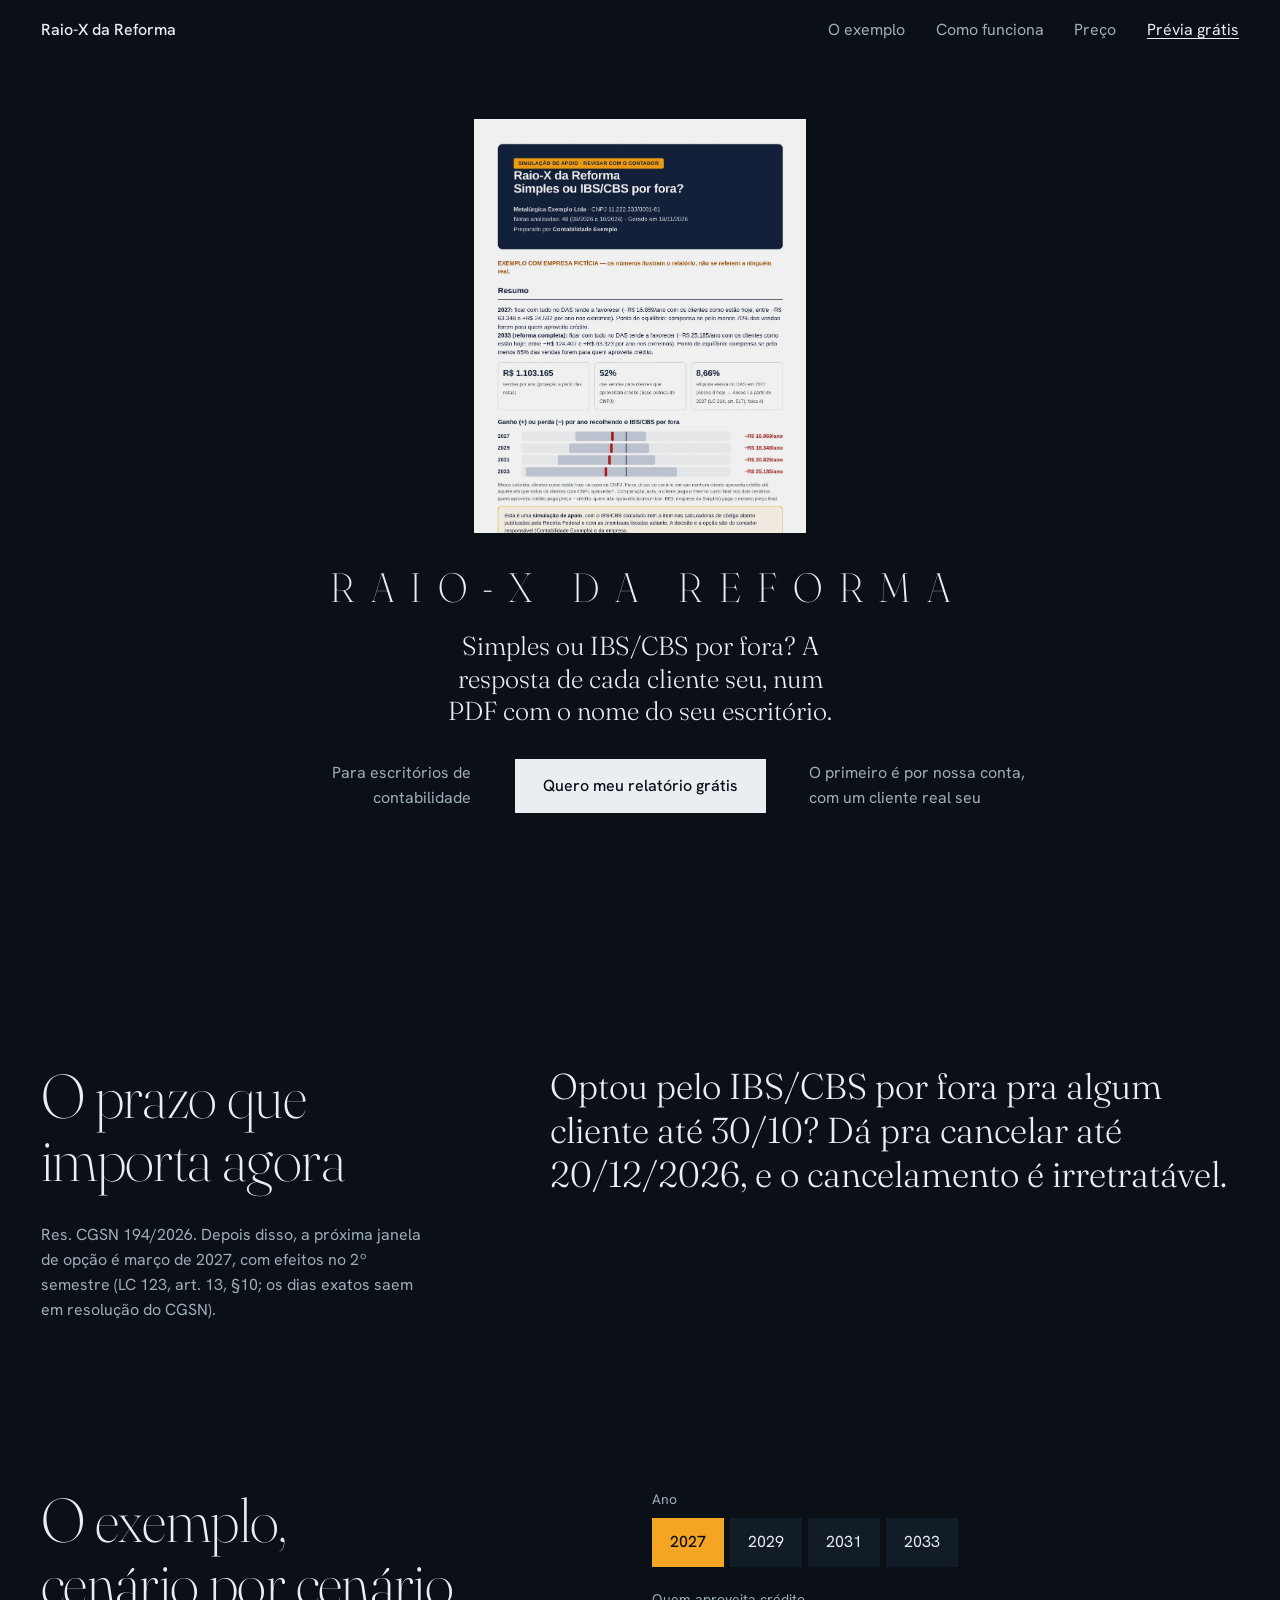
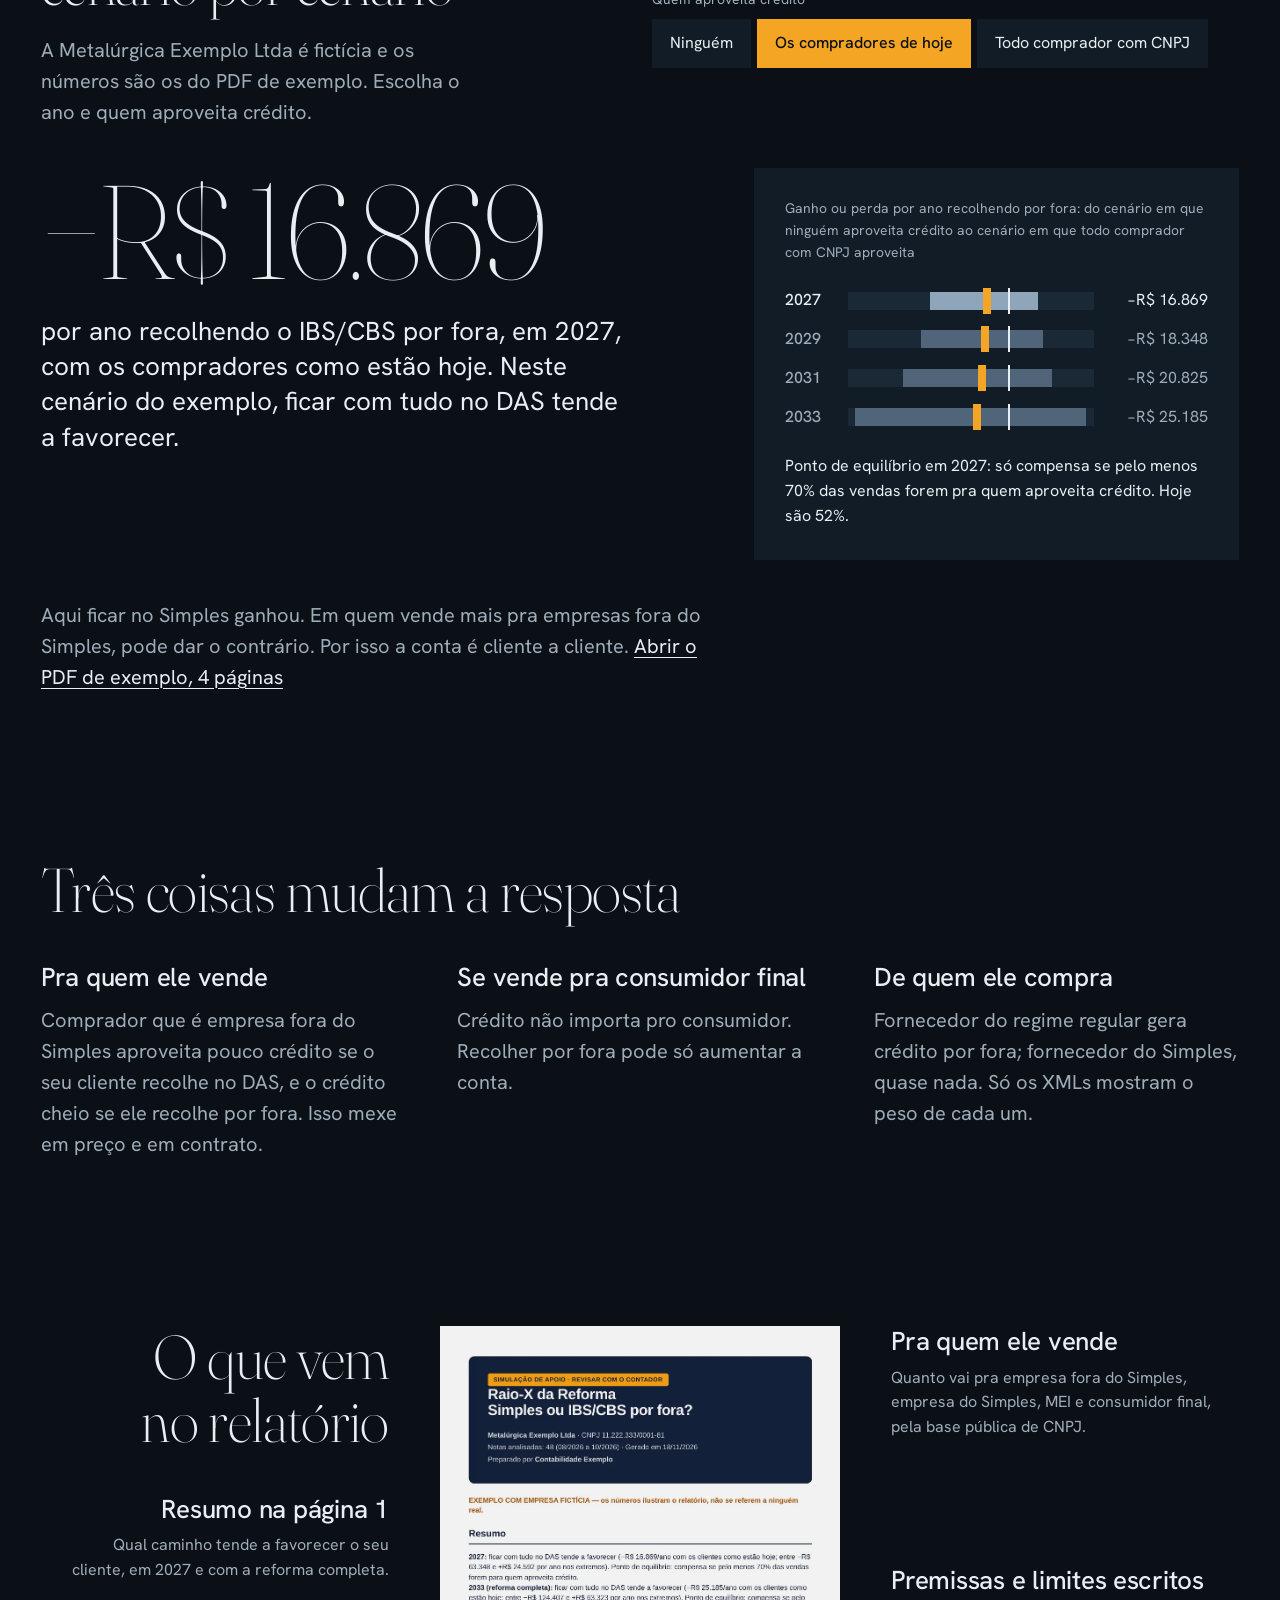
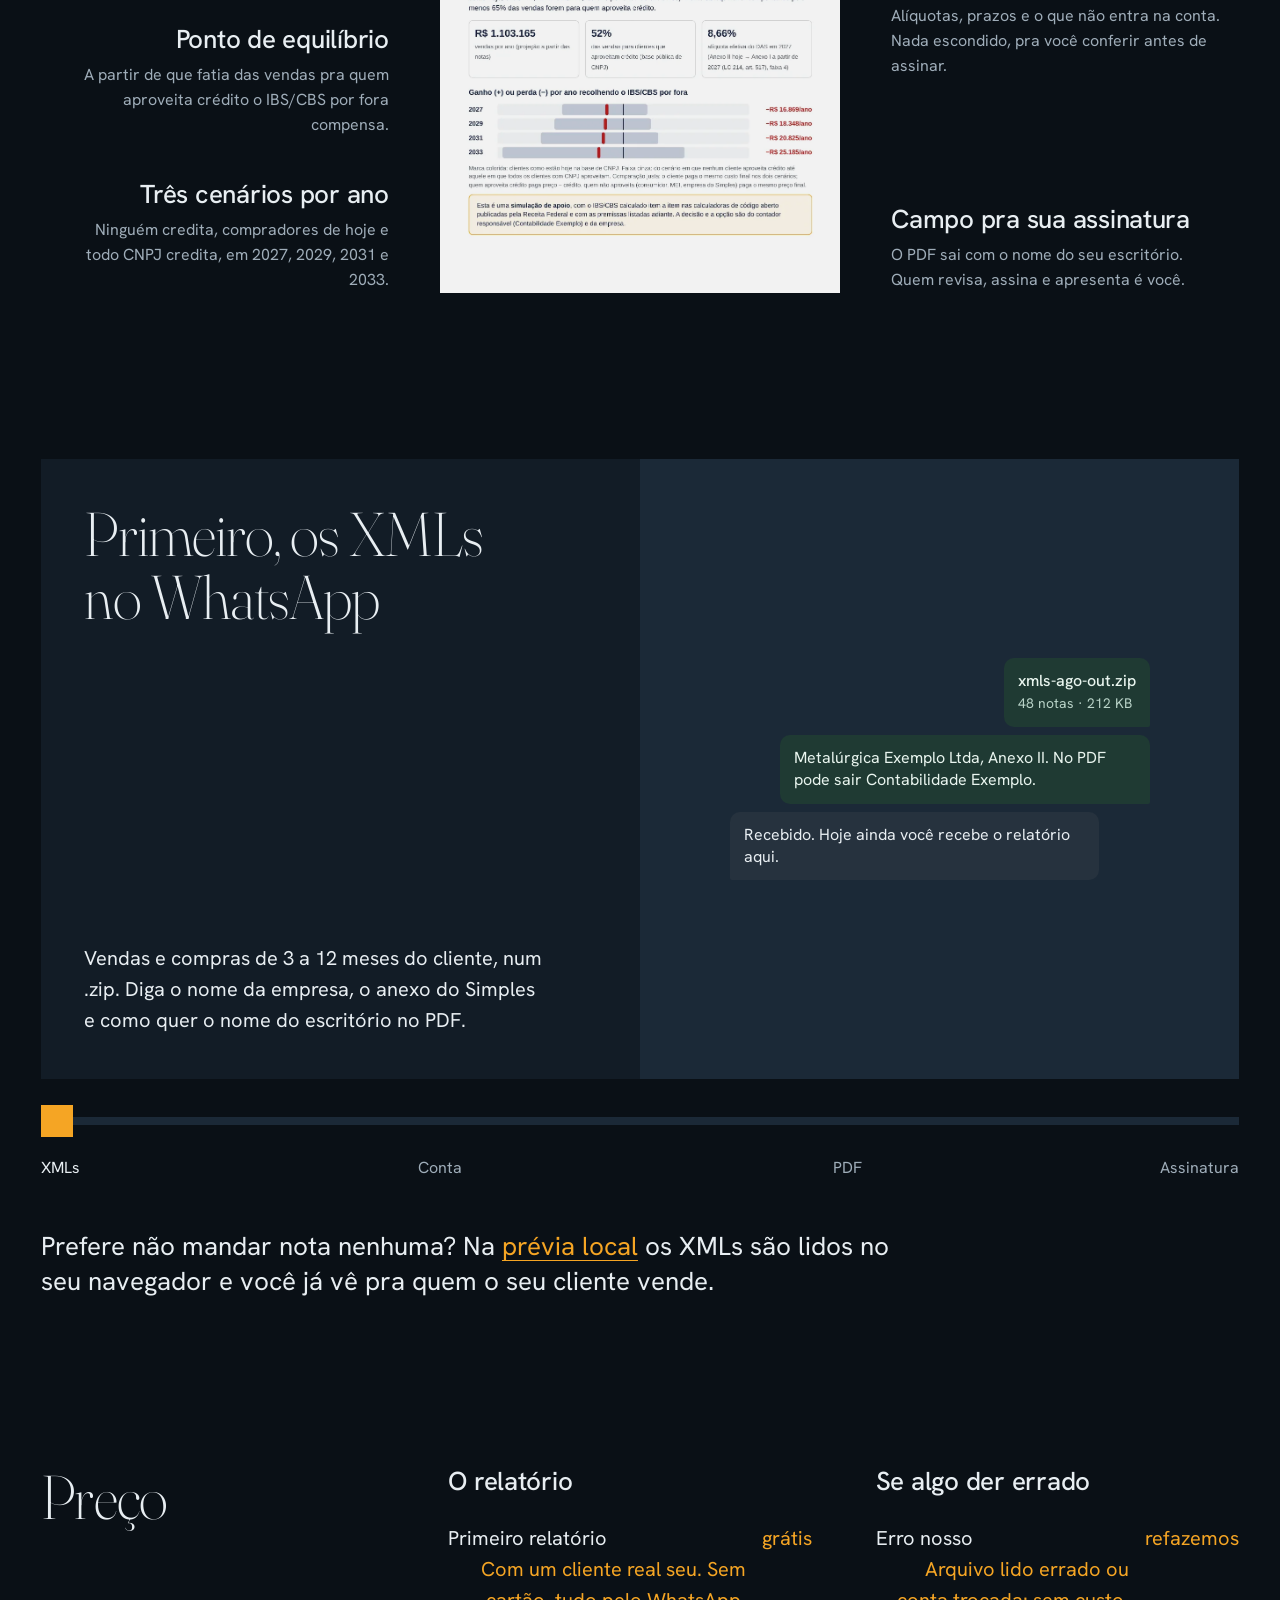
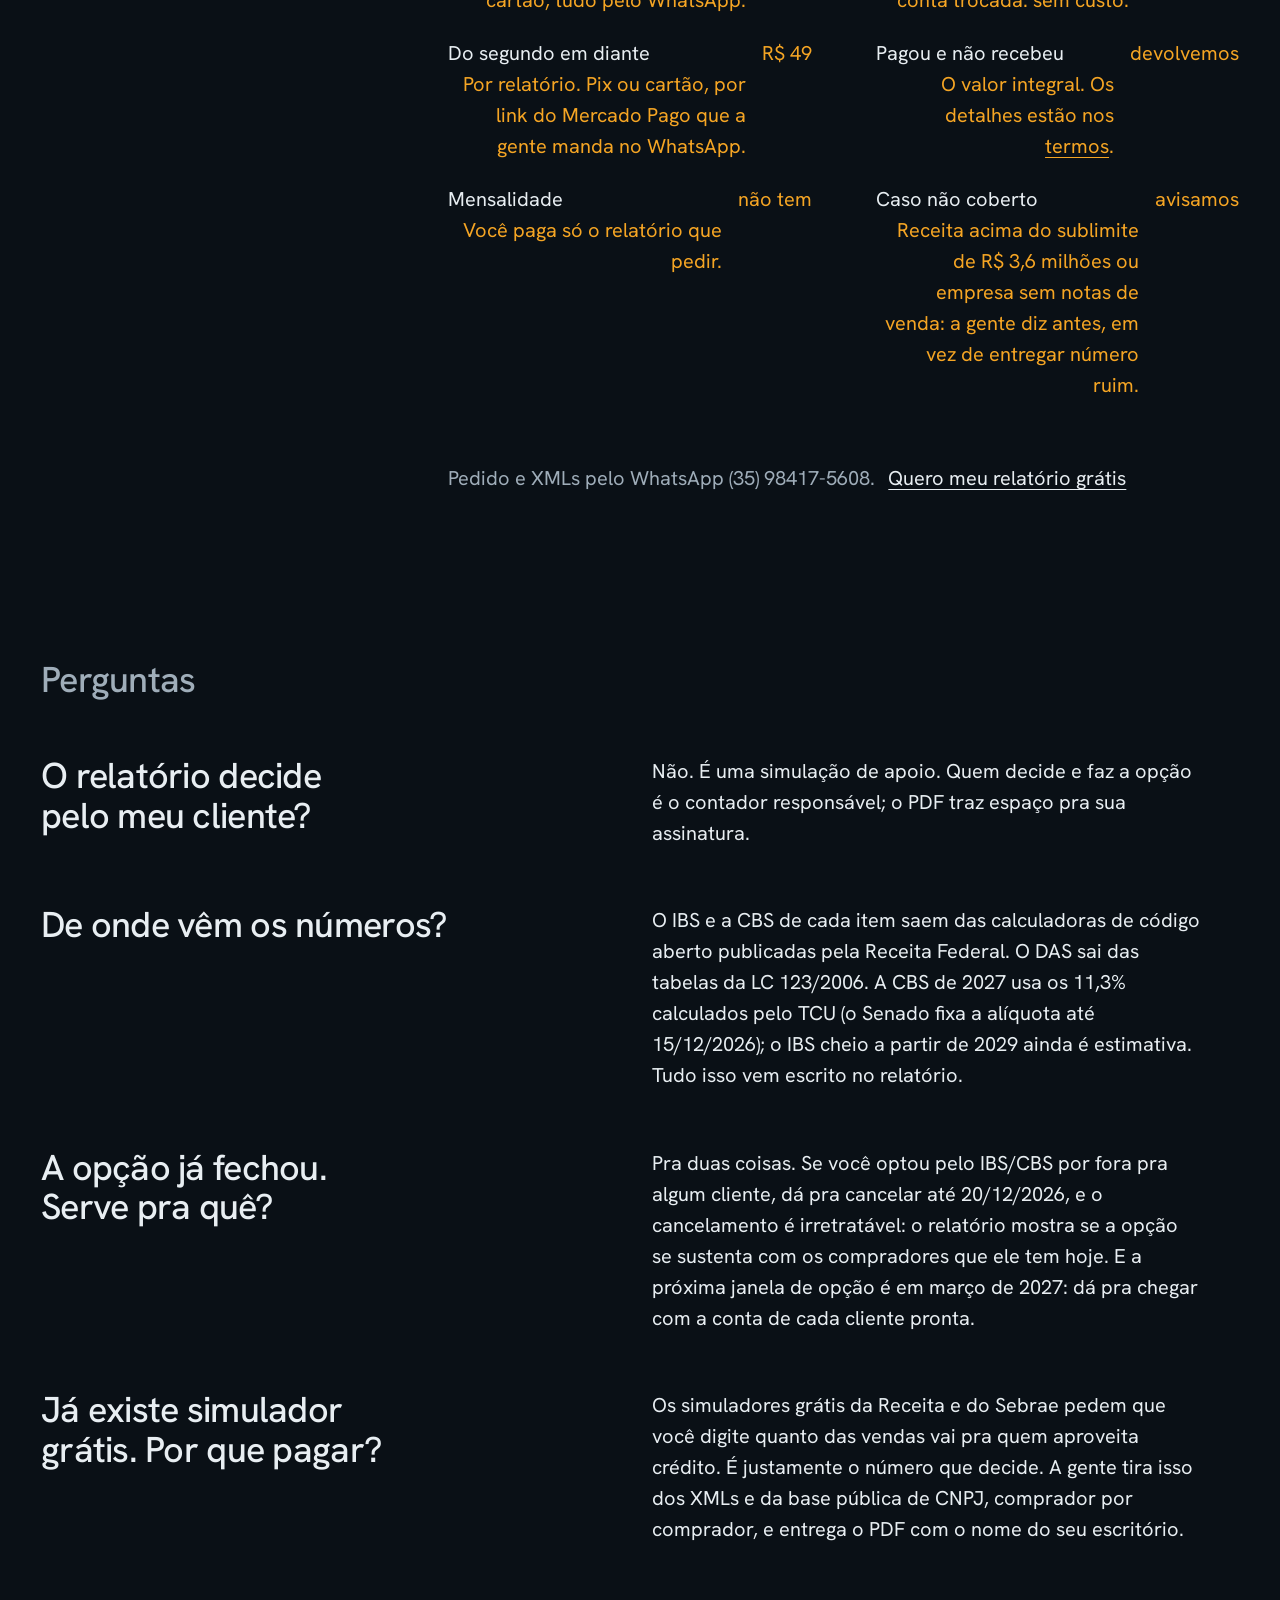
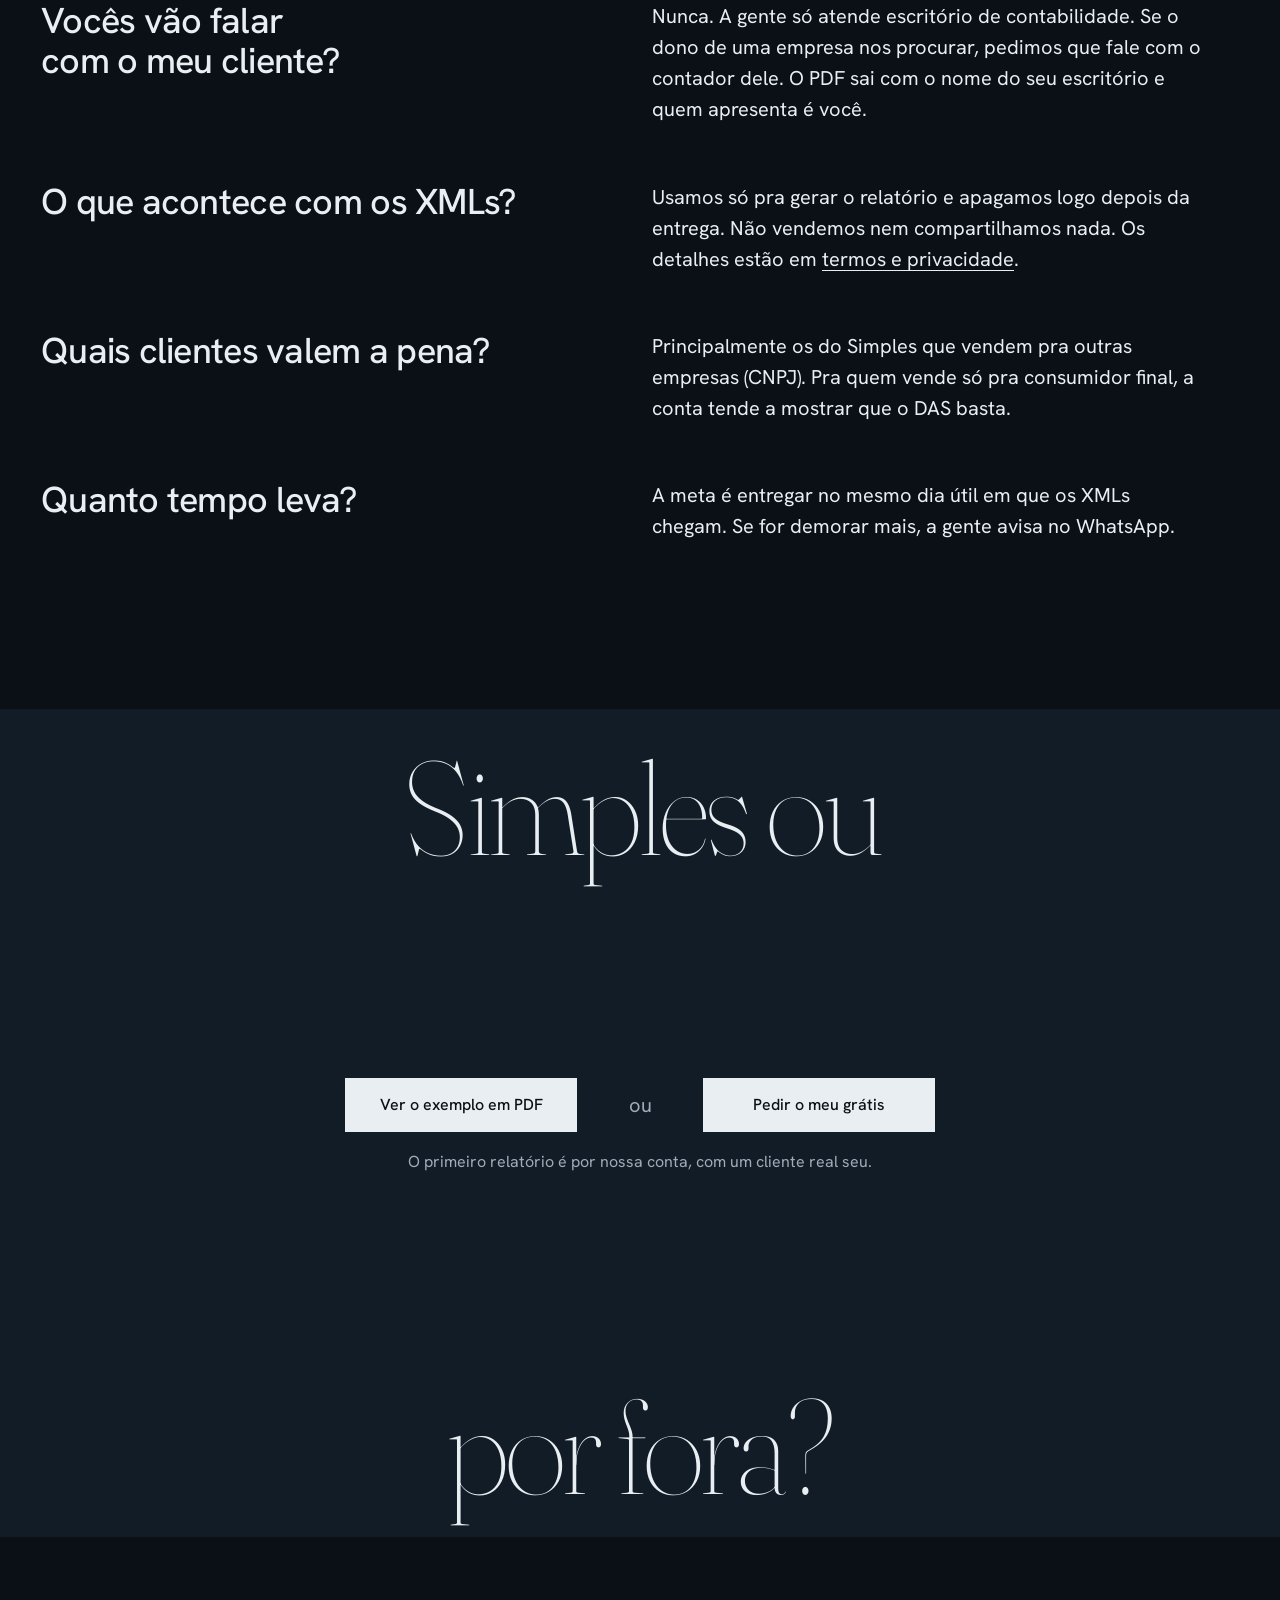
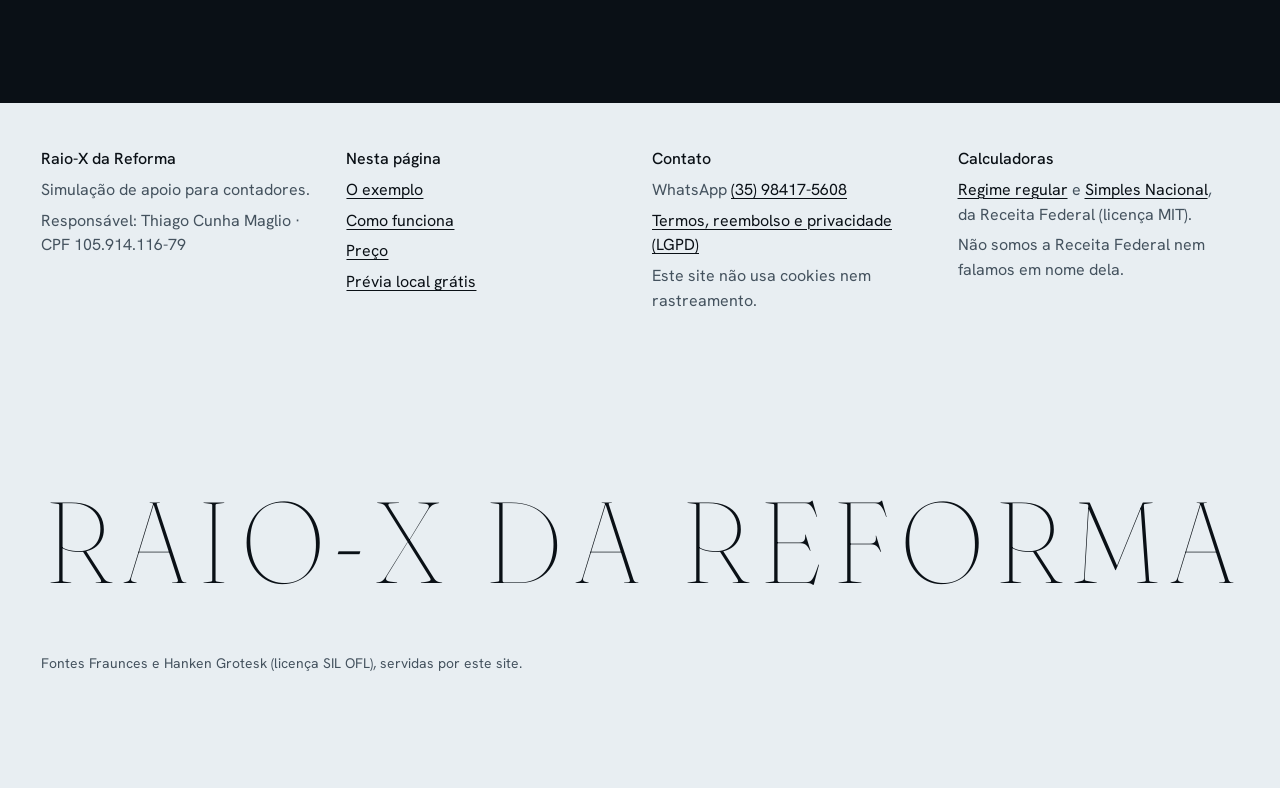
<file: index.html>
<!doctype html>
<html lang="pt-BR">
<head>
<meta charset="utf-8">
<meta name="viewport" content="width=device-width, initial-scale=1">
<title>Raio-X da Reforma · Simples ou IBS/CBS por fora, cliente a cliente</title>
<meta name="description" content="Para escritórios de contabilidade: a partir dos XMLs de NF-e/NFS-e, um PDF com o nome do seu escritório comparando Simples x IBS/CBS por fora: quanto das vendas vai pra quem aproveita crédito, ponto de equilíbrio e resultado em 2027, 2029, 2031 e 2033.">
<meta name="theme-color" content="#0a1016">
<meta property="og:title" content="Raio-X da Reforma · Simples ou IBS/CBS por fora?">
<meta property="og:description" content="A resposta de cada cliente do Simples, num PDF com o nome do seu escritório. O primeiro relatório é grátis.">
<meta property="og:type" content="website">
<meta property="og:url" content="https://maglionithiago76-debug.github.io/raio-x-reforma/">
<meta property="og:locale" content="pt_BR">
<meta property="og:image" content="https://maglionithiago76-debug.github.io/raio-x-reforma/exemplo/pg-1.png">
<link rel="canonical" href="https://maglionithiago76-debug.github.io/raio-x-reforma/">
<link rel="icon" href="img/icon.svg" type="image/svg+xml">
<link rel="preload" href="fonts/fraunces-normal-100-400.woff2" as="font" type="font/woff2" crossorigin>
<link rel="preload" href="fonts/hankengrotesk-normal-400-600.woff2" as="font" type="font/woff2" crossorigin>
<link rel="stylesheet" href="style.css">
<script>document.documentElement.classList.add("js")</script>
</head>
<body>

<header class="top">
  <a class="top__name" href="#topo">Raio-X da Reforma</a>
  <nav class="top__nav" aria-label="Principal">
    <a href="#exemplo">O exemplo</a>
    <a href="#como">Como funciona</a>
    <a href="#preco">Preço</a>
    <a href="previa/">Prévia grátis</a>
  </nav>
</header>

<main id="topo">

<section class="hero" aria-labelledby="hero-nome">
  <a class="hero__obj" href="exemplo/Raio-X%20Reforma%20-%20EXEMPLO.pdf" target="_blank" rel="noopener" aria-label="Abrir o relatório de exemplo em PDF">
    <img class="on" src="exemplo/pg-1.webp" width="909" height="1286" alt="Página 1 do relatório de exemplo: resumo, ponto de equilíbrio e ganho ou perda por ano" fetchpriority="high">
    <img src="exemplo/pg-2.webp" width="909" height="1286" alt="Página 2 do relatório de exemplo: para quem a empresa vende e a tabela ano a ano" loading="lazy">
    <img src="exemplo/pg-3.webp" width="909" height="1286" alt="Página 3 do relatório de exemplo: alíquotas usadas e prazos da opção" loading="lazy">
  </a>
  <h1 class="hero__nome" id="hero-nome"><span>Raio-X</span> <span>da Reforma</span></h1>
  <p class="hero__frase">Simples ou IBS/CBS por fora? A resposta de cada cliente seu, num PDF com o nome do seu escritório.</p>
  <div class="hero__linha">
    <span>Para escritórios de contabilidade</span>
    <a class="btn" data-wa="Oi! Quero testar o relatório grátis do Raio-X da Reforma." href="#preco">Quero meu relatório grátis</a>
    <span>O primeiro é por nossa conta, com um cliente real seu</span>
  </div>
</section>

<section class="prazo" aria-labelledby="prazo-t">
  <div class="prazo__lado">
    <h2 id="prazo-t" data-r>O prazo que importa agora</h2>
    <p class="nota" data-ate="2026-12-20" data-r>Res. CGSN 194/2026. Depois disso, a próxima janela de opção é março de 2027, com efeitos no 2º semestre (LC 123, art. 13, §10; os dias exatos saem em resolução do CGSN).</p>
    <p class="nota" data-desde="2026-12-21" data-r>LC 123, art. 13, §10. Os dias exatos saem em resolução do CGSN.</p>
  </div>
  <div class="prazo__txt">
    <p class="frase" data-ate="2026-12-20" data-r>Optou pelo IBS/CBS por fora pra algum cliente até 30/10? Dá pra cancelar até 20/12/2026, e o cancelamento é irretratável.</p>
    <p class="frase" data-desde="2026-12-21" data-r>A próxima janela de opção é março de 2027, com efeitos no 2º semestre. Dá tempo de chegar com a conta de cada cliente pronta.</p>
  </div>
</section>

<section class="ex" id="exemplo" aria-labelledby="ex-t">
  <div class="ex__cab">
    <h2 id="ex-t" data-r>O exemplo, cenário por cenário</h2>
    <p data-r>A Metalúrgica Exemplo Ltda é fictícia e os números são os do PDF de exemplo. Escolha o ano e quem aproveita crédito.</p>
  </div>
  <div class="ex__painel" data-ui data-r>
    <fieldset class="seg">
      <legend>Ano</legend>
      <label><input type="radio" name="ano" value="2027" checked><span>2027</span></label>
      <label><input type="radio" name="ano" value="2029"><span>2029</span></label>
      <label><input type="radio" name="ano" value="2031"><span>2031</span></label>
      <label><input type="radio" name="ano" value="2033"><span>2033</span></label>
    </fieldset>
    <fieldset class="seg">
      <legend>Quem aproveita crédito</legend>
      <label><input type="radio" name="cen" value="0"><span>Ninguém</span></label>
      <label><input type="radio" name="cen" value="1" checked><span>Os compradores de hoje</span></label>
      <label><input type="radio" name="cen" value="2"><span>Todo comprador com CNPJ</span></label>
    </fieldset>
  </div>
  <div class="ex__saida" aria-live="polite">
    <p class="ex__valor" id="ex-valor" data-r>−R$ 16.869</p>
    <p class="ex__leitura" id="ex-leitura" data-r>por ano recolhendo o IBS/CBS por fora, em 2027, com os compradores como estão hoje. Neste exemplo, ficar com tudo no DAS tende a favorecer.</p>
  </div>
  <div class="ex__faixas" data-ui data-r>
    <p class="ex__faixas-t">Ganho ou perda por ano recolhendo por fora: do cenário em que ninguém aproveita crédito ao cenário em que todo comprador com CNPJ aproveita</p>
    <ol id="ex-faixas">
      <li data-ano="2027"><b>2027</b><span class="faixa"><i class="faixa__zero"></i><i class="faixa__barra"></i><i class="faixa__marca"></i></span><em>−R$ 16.869</em></li>
      <li data-ano="2029"><b>2029</b><span class="faixa"><i class="faixa__zero"></i><i class="faixa__barra"></i><i class="faixa__marca"></i></span><em>−R$ 18.348</em></li>
      <li data-ano="2031"><b>2031</b><span class="faixa"><i class="faixa__zero"></i><i class="faixa__barra"></i><i class="faixa__marca"></i></span><em>−R$ 20.825</em></li>
      <li data-ano="2033"><b>2033</b><span class="faixa"><i class="faixa__zero"></i><i class="faixa__barra"></i><i class="faixa__marca"></i></span><em>−R$ 25.185</em></li>
    </ol>
    <p class="ex__pe" id="ex-pe">Ponto de equilíbrio em 2027: só compensa se pelo menos 70% das vendas forem pra quem aproveita crédito. Hoje são 52%.</p>
  </div>
  <p class="ex__nota" data-r>Aqui ficar no Simples ganhou. Em quem vende mais pra empresas fora do Simples, pode dar o contrário. Por isso a conta é cliente a cliente. <a href="exemplo/Raio-X%20Reforma%20-%20EXEMPLO.pdf" target="_blank" rel="noopener">Abrir o PDF de exemplo, 4 páginas</a></p>
</section>

<section class="tres" aria-labelledby="tres-t">
  <h2 id="tres-t" data-r>Três coisas mudam a resposta</h2>
  <div class="tres__cols">
    <div data-r><h3>Pra quem ele vende</h3><p>Comprador que é empresa fora do Simples aproveita pouco crédito se o seu cliente recolhe no DAS, e o crédito cheio se ele recolhe por fora. Isso mexe em preço e em contrato.</p></div>
    <div data-r><h3>Se vende pra consumidor final</h3><p>Crédito não importa pro consumidor. Recolher por fora pode só aumentar a conta.</p></div>
    <div data-r><h3>De quem ele compra</h3><p>Fornecedor do regime regular gera crédito por fora; fornecedor do Simples, quase nada. Só os XMLs mostram o peso de cada um.</p></div>
  </div>
</section>

<section class="rel" aria-labelledby="rel-t">
  <ul class="rel__notas rel__notas--e">
    <li class="rel__titulo"><h2 id="rel-t" data-r>O que vem no relatório</h2></li>
    <li data-r><h3>Resumo na página 1</h3><p>Qual caminho tende a favorecer o seu cliente, em 2027 e com a reforma completa.</p></li>
    <li data-r><h3>Ponto de equilíbrio</h3><p>A partir de que fatia das vendas pra quem aproveita crédito o IBS/CBS por fora compensa.</p></li>
    <li data-r><h3>Três cenários por ano</h3><p>Ninguém credita, compradores de hoje e todo CNPJ credita, em 2027, 2029, 2031 e 2033.</p></li>
  </ul>
  <a class="rel__folha" href="exemplo/Raio-X%20Reforma%20-%20EXEMPLO.pdf" target="_blank" rel="noopener" data-r>
    <img src="exemplo/pg-1.webp" width="909" height="1286" alt="Página 1 do relatório de exemplo, com o resumo, os três números da empresa e a faixa de resultado por ano" loading="lazy">
  </a>
  <ul class="rel__notas rel__notas--d">
    <li data-r><h3>Pra quem ele vende</h3><p>Quanto vai pra empresa fora do Simples, empresa do Simples, MEI e consumidor final, pela base pública de CNPJ.</p></li>
    <li data-r><h3>Premissas e limites escritos</h3><p>Alíquotas, prazos e o que não entra na conta. Nada escondido, pra você conferir antes de assinar.</p></li>
    <li data-r><h3>Campo pra sua assinatura</h3><p>O PDF sai com o nome do seu escritório. Quem revisa, assina e apresenta é você.</p></li>
  </ul>
</section>

<section class="como" id="como" aria-labelledby="como-t">
  <h2 class="sr" id="como-t">Como funciona</h2>
  <ol class="como__etapas" id="etapas">
    <li class="on">
      <div class="como__texto">
        <h3>Primeiro, os XMLs no WhatsApp</h3>
        <p>Vendas e compras de 3 a 12 meses do cliente, num .zip. Diga o nome da empresa, o anexo do Simples e como quer o nome do escritório no PDF.</p>
      </div>
      <div class="como__frag" data-ui>
        <div class="zap">
          <p class="zap__arq"><b>xmls-ago-out.zip</b><span>48 notas · 212 KB</span></p>
          <p class="zap__msg">Metalúrgica Exemplo Ltda, Anexo II. No PDF pode sair Contabilidade Exemplo.</p>
          <p class="zap__msg zap__msg--nos">Recebido. Hoje ainda você recebe o relatório aqui.</p>
        </div>
      </div>
    </li>
    <li>
      <div class="como__texto">
        <h3>Depois, a conta item a item</h3>
        <p>IBS e CBS nas calculadoras de código aberto publicadas pela Receita Federal (regime regular e Simples Nacional) e o regime de cada comprador pela base pública de CNPJ.</p>
      </div>
      <div class="como__frag" data-ui>
        <table class="itens">
          <thead><tr><th>Nota</th><th>Do outro lado</th><th>Crédito</th></tr></thead>
          <tbody>
            <tr><td>Venda</td><td>Empresa fora do Simples</td><td class="sim">aproveita</td></tr>
            <tr><td>Venda</td><td>MEI</td><td>não aproveita</td></tr>
            <tr><td>Venda</td><td>Empresa do Simples</td><td>não aproveita</td></tr>
            <tr><td>Venda</td><td>Consumidor final (CPF)</td><td>não aproveita</td></tr>
            <tr><td>Compra</td><td>Fornecedor do regime regular</td><td class="sim">gera crédito</td></tr>
            <tr><td>Compra</td><td>Fornecedor do Simples</td><td>zero</td></tr>
          </tbody>
        </table>
      </div>
    </li>
    <li>
      <div class="como__texto">
        <h3>Então, o PDF com seu nome</h3>
        <p>A meta é entregar no mesmo dia útil em que os XMLs chegam. Se for demorar mais, a gente avisa. Os XMLs são apagados logo depois da entrega.</p>
      </div>
      <div class="como__frag"><img class="recorte recorte--topo" src="exemplo/pg-1.webp" width="909" height="1286" alt="Cabeçalho do relatório de exemplo: preparado por Contabilidade Exemplo" loading="lazy"></div>
    </li>
    <li>
      <div class="como__texto">
        <h3>Por fim, você revisa e assina</h3>
        <p>É uma simulação de apoio. Quem decide e faz a opção é o contador responsável, e a gente nunca fala com o seu cliente.</p>
      </div>
      <div class="como__frag"><img class="recorte recorte--fim" src="exemplo/pg-4.webp" width="909" height="1286" alt="Fim do relatório de exemplo: premissas, limites e a linha de data e assinatura do contador responsável" loading="lazy"></div>
    </li>
  </ol>
  <div class="como__trilho" id="trilho" hidden>
    <input type="range" min="0" max="3" step="1" value="0" id="etapa" aria-label="Etapa de como funciona">
    <ul aria-hidden="true"><li class="on">XMLs</li><li>Conta</li><li>PDF</li><li>Assinatura</li></ul>
  </div>
  <p class="como__previa" data-r>Prefere não mandar nota nenhuma? Na <a href="previa/">prévia local</a> os XMLs são lidos no seu navegador e você já vê pra quem o seu cliente vende.</p>
</section>

<section class="preco" id="preco" aria-labelledby="preco-t">
  <h2 id="preco-t" data-r>Preço</h2>
  <div class="preco__lista">
    <div data-r>
      <h3>O relatório</h3>
      <dl>
        <div><dt>Primeiro relatório</dt><dd>grátis</dd><dd class=\"desc\">Com um cliente real seu. Sem cartão, tudo pelo WhatsApp.</dd></div>
        <div><dt>Do segundo em diante</dt><dd><span data-preco>R$ 49</span></dd><dd class=\"desc\">Por relatório. Pix ou cartão, por link do Mercado Pago que a gente manda no WhatsApp.</dd></div>
        <div><dt>Mensalidade</dt><dd>não tem</dd><dd class=\"desc\">Você paga só o relatório que pedir.</dd></div>
      </dl>
    </div>
    <div data-r>
      <h3>Se algo der errado</h3>
      <dl>
        <div><dt>Erro nosso</dt><dd>refazemos</dd><dd class=\"desc\">Arquivo lido errado ou conta trocada: sem custo.</dd></div>
        <div><dt>Pagou e não recebeu</dt><dd>devolvemos</dd><dd class=\"desc\">O valor integral. Os detalhes estão nos <a href="termos.html">termos</a>.</dd></div>
        <div><dt>Caso não coberto</dt><dd>avisamos</dd><dd class=\"desc\">Receita acima do sublimite de R$ 3,6 milhões ou empresa sem notas de venda: a gente diz antes, em vez de entregar número ruim.</dd></div>
      </dl>
    </div>
  </div>
  <p class="preco__pe" data-r>Pedido e XMLs pelo WhatsApp <span data-fone>(35) 98417-5608</span>. <a data-wa="Oi! Quero testar o relatório grátis do Raio-X da Reforma." href="#preco">Quero meu relatório grátis</a></p>
</section>

<section class="faq" aria-labelledby="faq-t">
  <div class="faq__linha"><h2 id="faq-t" data-r>Perguntas</h2></div>
  <div class="faq__linha" data-r><h3>O relatório decide pelo meu cliente?</h3><p>Não. É uma simulação de apoio. Quem decide e faz a opção é o contador responsável; o PDF traz espaço pra sua assinatura.</p></div>
  <div class="faq__linha" data-r><h3>De onde vêm os números?</h3><p>O IBS e a CBS de cada item saem das calculadoras de código aberto publicadas pela Receita Federal. O DAS sai das tabelas da LC 123/2006. A CBS de 2027 usa os 11,3% calculados pelo TCU (o Senado fixa a alíquota até 15/12/2026); o IBS cheio a partir de 2029 ainda é estimativa. Tudo isso vem escrito no relatório.</p></div>
  <div class="faq__linha" data-r><h3>A opção já fechou. Serve pra quê?</h3><p><span data-ate="2026-12-20">Pra duas coisas. Se você optou pelo IBS/CBS por fora pra algum cliente, dá pra cancelar até 20/12/2026, e o cancelamento é irretratável: o relatório mostra se a opção se sustenta com os compradores que ele tem hoje. E a </span><span data-desde="2026-12-21">A </span>próxima janela de opção é em março de 2027: dá pra chegar com a conta de cada cliente pronta.</p></div>
  <div class="faq__linha" data-r><h3>Já existe simulador grátis. Por que pagar?</h3><p>Os simuladores grátis da Receita e do Sebrae pedem que você digite quanto das vendas vai pra quem aproveita crédito. É justamente o número que decide. A gente tira isso dos XMLs e da base pública de CNPJ, comprador por comprador, e entrega o PDF com o nome do seu escritório.</p></div>
  <div class="faq__linha" data-r><h3>Vocês vão falar com o meu cliente?</h3><p>Nunca. A gente só atende escritório de contabilidade. Se o dono de uma empresa nos procurar, pedimos que fale com o contador dele. O PDF sai com o nome do seu escritório e quem apresenta é você.</p></div>
  <div class="faq__linha" data-r><h3>O que acontece com os XMLs?</h3><p>Usamos só pra gerar o relatório e apagamos logo depois da entrega. Não vendemos nem compartilhamos nada. Os detalhes estão em <a href="termos.html">termos e privacidade</a>.</p></div>
  <div class="faq__linha" data-r><h3>Quais clientes valem a pena?</h3><p>Principalmente os do Simples que vendem pra outras empresas (CNPJ). Pra quem vende só pra consumidor final, a conta tende a mostrar que o DAS basta.</p></div>
  <div class="faq__linha" data-r><h3>Quanto tempo leva?</h3><p>A meta é entregar no mesmo dia útil em que os XMLs chegam. Se for demorar mais, a gente avisa no WhatsApp.</p></div>
</section>

<section class="fim" aria-labelledby="fim-t">
  <h2 class="fim__t" id="fim-t"><span>Simples ou</span><span>por fora?</span></h2>
  <div class="fim__meio">
    <div class="fim__botoes">
      <a class="btn" href="exemplo/Raio-X%20Reforma%20-%20EXEMPLO.pdf" target="_blank" rel="noopener">Ver o exemplo em PDF</a>
      <span>ou</span>
      <a class="btn" data-wa="Oi! Quero testar o relatório grátis do Raio-X da Reforma." href="#preco">Pedir o meu grátis</a>
    </div>
    <p>O primeiro relatório é por nossa conta, com um cliente real seu.</p>
  </div>
</section>

</main>

<footer class="rodape">
  <div class="rodape__cols">
    <div><p><b>Raio-X da Reforma</b></p><p>Simulação de apoio para contadores.</p><p>Responsável: <span data-vendedor>(em definição)</span></p></div>
    <div><p><b>Nesta página</b></p><p><a href="#exemplo">O exemplo</a></p><p><a href="#como">Como funciona</a></p><p><a href="#preco">Preço</a></p><p><a href="previa/">Prévia local grátis</a></p></div>
    <div><p><b>Contato</b></p><p>WhatsApp <a data-wa="Oi! Vim pelo site do Raio-X da Reforma." href="#preco"><span data-fone>(35) 98417-5608</span></a></p><p><a href="termos.html">Termos, reembolso e privacidade (LGPD)</a></p><p>Este site não usa cookies nem rastreamento.</p></div>
    <div><p><b>Calculadoras</b></p><p><a href="https://github.com/ReceitaFederal/calculadora-rtc-regime-regular" target="_blank" rel="noopener">Regime regular</a> e <a href="https://github.com/ReceitaFederal/calculadora-rtc-simples-nacional" target="_blank" rel="noopener">Simples Nacional</a>, da Receita Federal (licença MIT).</p><p>Não somos a Receita Federal nem falamos em nome dela.</p></div>
  </div>
  <p class="rodape__nome" aria-hidden="true">
    <svg viewBox="0 0 1000 118" role="presentation" focusable="false"><text x="500" y="92" text-anchor="middle" textLength="992" lengthAdjust="spacing">RAIO-X DA REFORMA</text></svg>
  </p>
  <p class="rodape__legal">Fontes Fraunces e Hanken Grotesk (licença SIL OFL), servidas por este site.</p>
</footer>

<script src="config.js"></script>
<script src="app.js"></script>
</body>
</html>
</file>
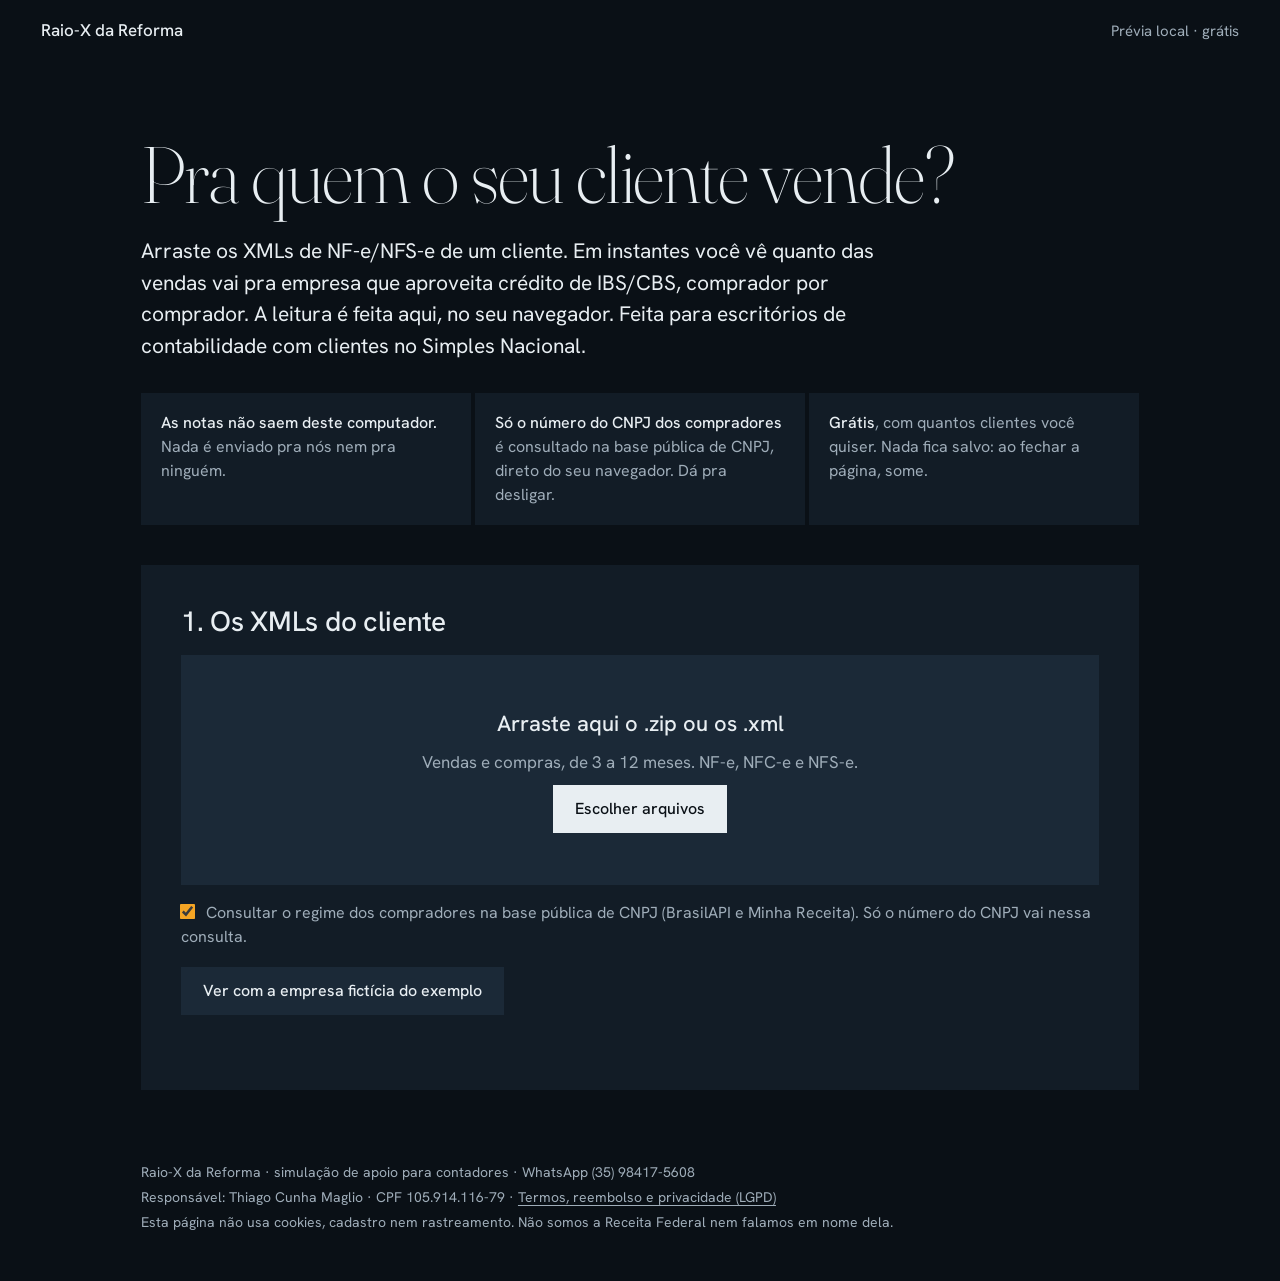
<file: previa/index.html>
<!doctype html>
<html lang="pt-BR">
<head>
<meta charset="utf-8">
<meta name="viewport" content="width=device-width, initial-scale=1">
<!-- The lock behind "as notas não saem deste computador": this page may only talk to its own site and to the two
     public CNPJ sources below. The browser itself blocks anything else. -->
<meta http-equiv="Content-Security-Policy" content="default-src 'none'; script-src 'self'; style-src 'self'; font-src 'self'; img-src 'self' data:; connect-src 'self' https://brasilapi.com.br https://minhareceita.org; base-uri 'none'; form-action 'none'">
<meta name="referrer" content="no-referrer">
<title>Prévia local · Raio-X da Reforma</title>
<meta name="description" content="Para contadores: veja quanto das vendas de um cliente do Simples vai pra quem aproveita crédito de IBS/CBS. Os XMLs são lidos no seu navegador e não são enviados.">
<meta name="theme-color" content="#0a1016">
<meta property="og:title" content="Prévia local · Raio-X da Reforma">
<meta property="og:description" content="Pra quem o seu cliente do Simples vende? Os XMLs são lidos no seu navegador e não saem do seu computador.">
<meta property="og:locale" content="pt_BR">
<link rel="icon" href="../img/icon.svg" type="image/svg+xml">
<link rel="stylesheet" href="previa.css">
</head>
<body>

<header class="topo">
  <a class="marca" href="../" aria-label="Raio-X da Reforma, página inicial">Raio-X da Reforma</a>
  <span class="etiqueta">Prévia local · grátis</span>
</header>

<main>
<section class="abre">
  <h1>Pra quem o seu cliente vende?</h1>
  <p class="sub">Arraste os XMLs de NF-e/NFS-e de um cliente. Em instantes você vê quanto das vendas vai pra empresa que aproveita crédito de IBS/CBS, comprador por comprador. A leitura é feita aqui, no seu navegador. Feita para escritórios de contabilidade com clientes no Simples Nacional.</p>
  <ul class="garantias">
    <li><b>As notas não saem deste computador.</b> Nada é enviado pra nós nem pra ninguém.</li>
    <li><b>Só o número do CNPJ dos compradores</b> é consultado na base pública de CNPJ, direto do seu navegador. Dá pra desligar.</li>
    <li><b>Grátis</b>, com quantos clientes você quiser. Nada fica salvo: ao fechar a página, some.</li>
  </ul>
</section>

<section class="cartao" id="entrada" aria-labelledby="t-entrada">
  <h2 id="t-entrada">1. Os XMLs do cliente</h2>
  <div class="solta" id="solta" tabindex="0" role="button" aria-describedby="solta-dica">
    <p class="solta__titulo">Arraste aqui o .zip ou os .xml</p>
    <p id="solta-dica">Vendas e compras, de 3 a 12 meses. NF-e, NFC-e e NFS-e.</p>
    <button type="button" class="botao" id="escolher">Escolher arquivos</button>
    <input type="file" id="arquivos" multiple accept=".xml,.zip,application/zip,text/xml,application/xml" hidden>
  </div>
  <label class="opcao"><input type="checkbox" id="consultar" checked> Consultar o regime dos compradores na base pública de CNPJ (BrasilAPI e Minha Receita). Só o número do CNPJ vai nessa consulta.</label>
  <p class="acoes"><button type="button" class="botao botao--linha" id="demo">Ver com a empresa fictícia do exemplo</button></p>
  <p class="aviso" id="status" role="status" aria-live="polite"></p>
</section>

<section class="cartao" id="resultado" hidden aria-labelledby="t-resultado">
  <h2 id="t-resultado">2. O que as notas mostram</h2>
  <p class="exemplo" id="eh-exemplo" hidden>EXEMPLO COM EMPRESA FICTÍCIA. Os números ilustram a prévia, não se referem a ninguém real.</p>
  <p id="empresa-linha"></p>
  <p class="opcao" id="varias" hidden><label>Os arquivos têm notas emitidas por mais de um CNPJ. Empresa analisada: <select id="emissor"></select></label></p>

  <div class="numeros">
    <div class="numero numero--forte"><b id="n-credito">–</b><span>das vendas vão pra empresas fora do Simples, que aproveitam crédito</span></div>
    <div class="numero"><b id="n-vendas">–</b><span id="n-vendas-nota">vendas por ano (projeção pelas notas)</span></div>
    <div class="numero"><b id="n-incerto">–</b><span>das vendas pra CNPJ sem consulta</span></div>
  </div>
  <p class="aviso" id="progresso" role="status" aria-live="polite"></p>

  <h3>Pra quem ele vende</h3>
  <div class="rolagem"><table id="t-grupos"><thead><tr><th>Tipo de comprador</th><th>Vendas/ano</th><th>%</th></tr></thead><tbody></tbody></table></div>

  <h3>Maiores compradores</h3>
  <div class="rolagem"><table id="t-compradores"><thead><tr><th>CNPJ</th><th>Nome na base pública</th><th>Situação</th><th>Vendas no período</th><th>%</th></tr></thead><tbody></tbody></table></div>
  <p class="pequeno" id="mais-compradores"></p>

  <h3>De quem ele compra</h3>
  <div class="rolagem"><table id="t-compras"><tbody></tbody></table></div>

  <div class="leitura">
    <p><b>Como ler.</b> Quanto maior a fatia vendida pra empresas fora do Simples, mais o IBS/CBS por fora tende a pesar a favor, porque esses compradores passam a aproveitar o crédito cheio. A partir de que percentual compensa muda de empresa pra empresa: depende do anexo, da faixa do Simples e das compras.</p>
    <p class="pequeno">Limites: a base pública diz se o comprador é do Simples ou MEI, mas não diz se uma empresa do Simples optou pelo IBS/CBS por fora (ela também aproveita crédito); confirme com os maiores compradores. Órgão público, associação, condomínio e pessoa física com CNPJ não entram como quem aproveita crédito. Entram só notas de venda e de compra autorizadas; remessas são ignoradas e devoluções, descontadas. Isto é apoio pra sua análise, não substitui a sua revisão.</p>
  </div>
  <details><summary>Arquivos e itens ignorados</summary><p class="pequeno" id="ignorados"></p></details>
</section>

<section class="cartao cartao--escuro" id="pedido" hidden aria-labelledby="t-pedido">
  <h2 id="t-pedido">3. Quer o resultado em reais, de 2027 a 2033?</h2>
  <p>A prévia é pra sua análise. O PDF, com o nome do seu escritório, é o que você mostra pro cliente: o ponto de equilíbrio desta empresa e a diferença em reais entre ficar no DAS e recolher por fora, de 2027 a 2033. <b>O primeiro é grátis</b>; depois, <span id="preco">R$ 49</span>.</p>
  <p>Você não precisa mandar as notas. Baixe o <b>resumo</b> (totais por mês e por produto, com o CNPJ do cliente; sem as notas) e envie no nosso WhatsApp.</p>
  <div class="campos">
    <label>Nome da empresa (como sai no PDF)<input type="text" id="f-empresa" maxlength="80" autocomplete="off"></label>
    <label>Anexo do Simples hoje
      <select id="f-anexo">
        <option value="">Escolha</option>
        <option value="I">Anexo I · comércio</option>
        <option value="II">Anexo II · indústria</option>
        <option value="III">Anexo III · serviços</option>
        <option value="IV">Anexo IV · serviços</option>
        <option value="V">Anexo V · serviços</option>
      </select>
    </label>
    <label>Nome do escritório (como sai no PDF)<input type="text" id="f-escritorio" maxlength="80" autocomplete="organization"></label>
  </div>
  <p class="acoes">
    <button type="button" class="botao botao--acento" id="baixar">Baixar o resumo</button>
    <a class="botao botao--linha" id="zap" target="_blank" rel="noopener">Abrir o WhatsApp</a>
  </p>
  <p class="aviso" id="pedido-status" role="status" aria-live="polite"></p>
  <p class="pequeno">O resumo leva os totais por mês, por produto (NCM ou NBS, com a descrição do item) e por tipo de comprador, o CNPJ da empresa analisada e o que você digitou acima. Não leva as notas, nem CNPJ ou nome de comprador e de fornecedor, nem CPF.</p>
  <details><summary>Ver o conteúdo do resumo antes de enviar</summary><pre id="ver-resumo"></pre></details>
</section>

<section class="cartao" id="carteira" hidden aria-labelledby="t-carteira">
  <h2 id="t-carteira">Clientes que você já olhou nesta sessão</h2>
  <div class="rolagem"><table id="t-carteira-lista"><thead><tr><th>Empresa</th><th>Vendas/ano</th><th>% pra quem aproveita crédito</th><th>% sem consulta</th></tr></thead><tbody></tbody></table></div>
  <p>Baixe o resumo deste cliente antes de trocar: a lista guarda só os percentuais.</p>
  <p class="acoes"><button type="button" class="botao" id="outro">Analisar outro cliente</button></p>
  <p class="pequeno">A lista fica só na memória desta página e some quando você fecha ou recarrega.</p>
</section>
</main>

<footer class="rodape">
  <p>Raio-X da Reforma · simulação de apoio para contadores · WhatsApp <span data-fone></span></p>
  <p>Responsável: <span data-vendedor>(em definição)</span> · <a href="../termos.html">Termos, reembolso e privacidade (LGPD)</a></p>
  <p>Esta página não usa cookies, cadastro nem rastreamento. Não somos a Receita Federal nem falamos em nome dela.</p>
</footer>

<script src="../config.js"></script>
<script src="core.js"></script>
<script src="app.js"></script>
</body>
</html>
</file>
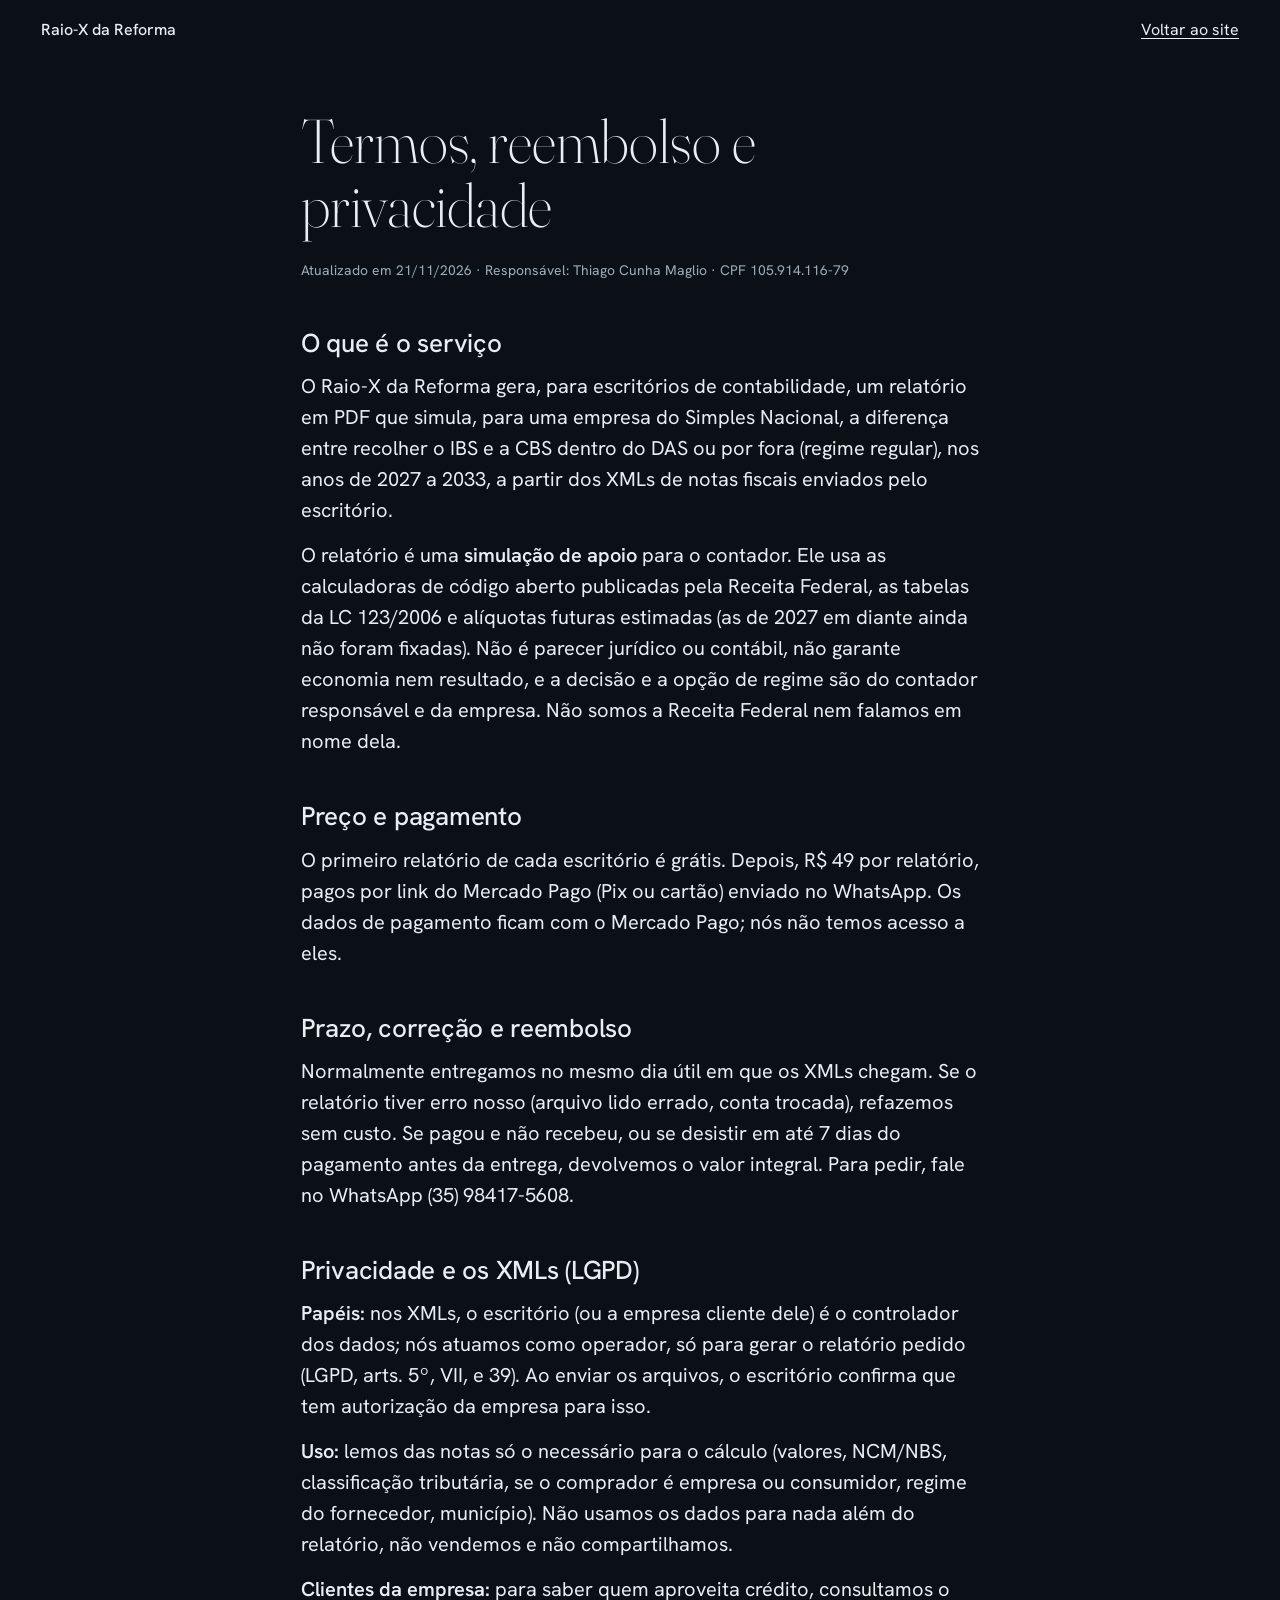
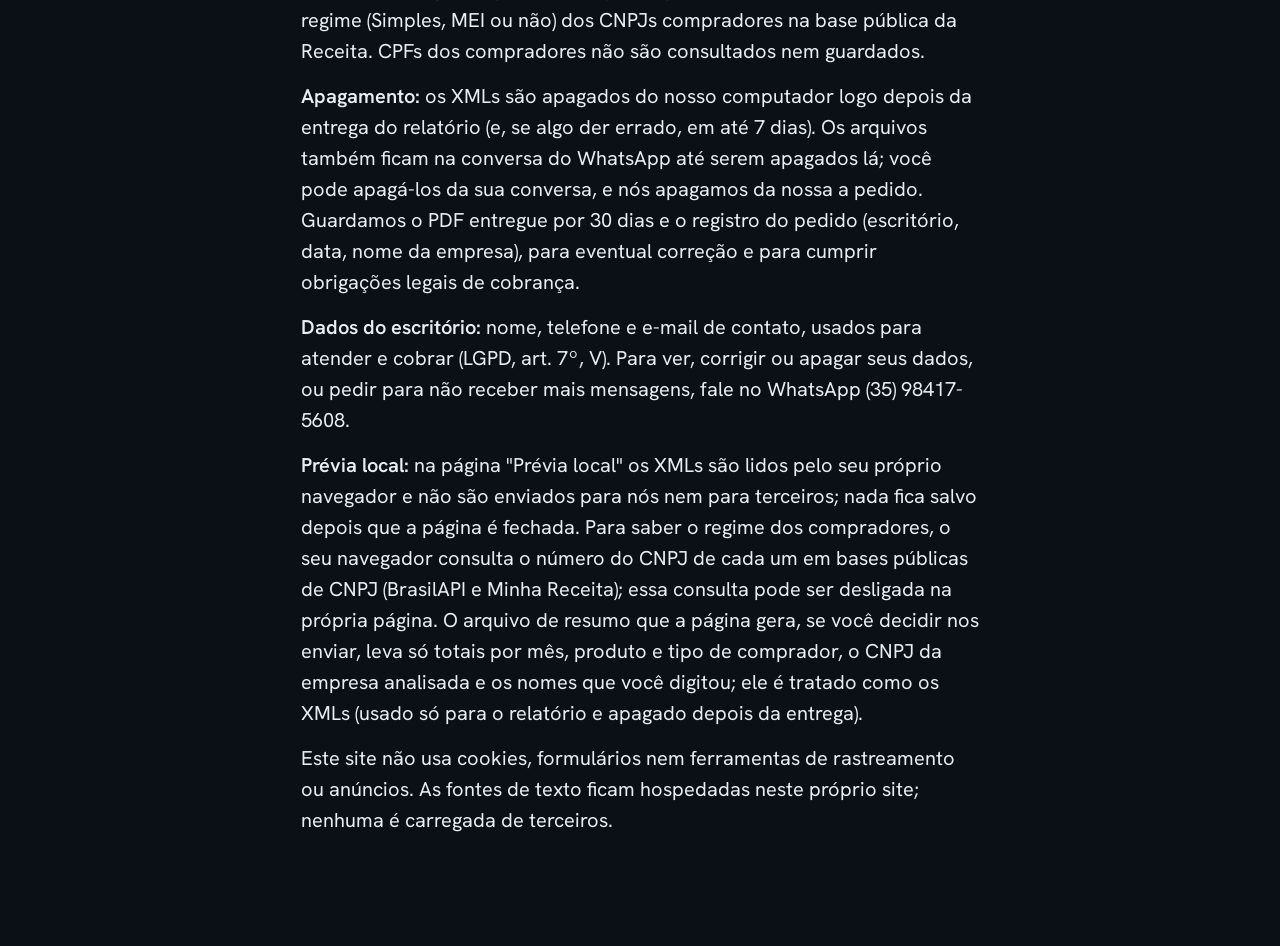
<file: termos.html>
<!doctype html>
<html lang="pt-BR">
<head>
<meta charset="utf-8">
<meta name="viewport" content="width=device-width, initial-scale=1">
<title>Termos e privacidade · Raio-X da Reforma</title>
<meta name="robots" content="noindex">
<link rel="icon" href="img/icon.svg" type="image/svg+xml">
<meta name="theme-color" content="#0a1016">
<link rel="stylesheet" href="style.css">
</head>
<body>
<header class="top"><a class="top__name" href="./">Raio-X da Reforma</a><nav class="top__nav" aria-label="Principal"><a href="./">Voltar ao site</a></nav></header>
<main class="pagina">
<h1>Termos, reembolso e privacidade</h1>
<p><small>Atualizado em 21/11/2026 · Responsável: <span data-vendedor>(em definição)</span></small></p>

<h2>O que é o serviço</h2>
<p>O Raio-X da Reforma gera, para escritórios de contabilidade, um relatório em PDF que simula, para uma empresa do Simples Nacional, a diferença entre recolher o IBS e a CBS dentro do DAS ou por fora (regime regular), nos anos de 2027 a 2033, a partir dos XMLs de notas fiscais enviados pelo escritório.</p>
<p>O relatório é uma <b>simulação de apoio</b> para o contador. Ele usa as calculadoras de código aberto publicadas pela Receita Federal, as tabelas da LC 123/2006 e alíquotas futuras estimadas (as de 2027 em diante ainda não foram fixadas). Não é parecer jurídico ou contábil, não garante economia nem resultado, e a decisão e a opção de regime são do contador responsável e da empresa. Não somos a Receita Federal nem falamos em nome dela.</p>

<h2>Preço e pagamento</h2>
<p>O primeiro relatório de cada escritório é grátis. Depois, R$ 49 por relatório, pagos por link do Mercado Pago (Pix ou cartão) enviado no WhatsApp. Os dados de pagamento ficam com o Mercado Pago; nós não temos acesso a eles.</p>

<h2>Prazo, correção e reembolso</h2>
<p>Normalmente entregamos no mesmo dia útil em que os XMLs chegam. Se o relatório tiver erro nosso (arquivo lido errado, conta trocada), refazemos sem custo. Se pagou e não recebeu, ou se desistir em até 7 dias do pagamento antes da entrega, devolvemos o valor integral. Para pedir, fale no WhatsApp <span data-fone>(35) 98417-5608</span>.</p>

<h2>Privacidade e os XMLs (LGPD)</h2>
<p><b>Papéis:</b> nos XMLs, o escritório (ou a empresa cliente dele) é o controlador dos dados; nós atuamos como operador, só para gerar o relatório pedido (LGPD, arts. 5º, VII, e 39). Ao enviar os arquivos, o escritório confirma que tem autorização da empresa para isso.</p>
<p><b>Uso:</b> lemos das notas só o necessário para o cálculo (valores, NCM/NBS, classificação tributária, se o comprador é empresa ou consumidor, regime do fornecedor, município). Não usamos os dados para nada além do relatório, não vendemos e não compartilhamos.</p>
<p><b>Clientes da empresa:</b> para saber quem aproveita crédito, consultamos o regime (Simples, MEI ou não) dos CNPJs compradores na base pública da Receita. CPFs dos compradores não são consultados nem guardados.</p>
<p><b>Apagamento:</b> os XMLs são apagados do nosso computador logo depois da entrega do relatório (e, se algo der errado, em até 7 dias). Os arquivos também ficam na conversa do WhatsApp até serem apagados lá; você pode apagá-los da sua conversa, e nós apagamos da nossa a pedido. Guardamos o PDF entregue por 30 dias e o registro do pedido (escritório, data, nome da empresa), para eventual correção e para cumprir obrigações legais de cobrança.</p>
<p><b>Dados do escritório:</b> nome, telefone e e-mail de contato, usados para atender e cobrar (LGPD, art. 7º, V). Para ver, corrigir ou apagar seus dados, ou pedir para não receber mais mensagens, fale no WhatsApp <span data-fone>(35) 98417-5608</span>.</p>
<p><strong>Prévia local:</strong> na página "Prévia local" os XMLs são lidos pelo seu próprio navegador e não são enviados para nós nem para terceiros; nada fica salvo depois que a página é fechada. Para saber o regime dos compradores, o seu navegador consulta o número do CNPJ de cada um em bases públicas de CNPJ (BrasilAPI e Minha Receita); essa consulta pode ser desligada na própria página. O arquivo de resumo que a página gera, se você decidir nos enviar, leva só totais por mês, produto e tipo de comprador, o CNPJ da empresa analisada e os nomes que você digitou; ele é tratado como os XMLs (usado só para o relatório e apagado depois da entrega).</p>
<p>Este site não usa cookies, formulários nem ferramentas de rastreamento ou anúncios. As fontes de texto ficam hospedadas neste próprio site; nenhuma é carregada de terceiros.</p>
</main>
<script src="config.js"></script>
<script src="app.js"></script>
</body></html>
</file>
<file: style.css>
@font-face {
  font-family: 'Hanken Grotesk';
  font-style: normal;
  font-weight: 400 600;
  font-display: swap;
  src: url("fonts/hankengrotesk-normal-400-600.woff2") format('woff2');
  unicode-range: U+0000-00FF, U+0131, U+0152-0153, U+02BB-02BC, U+02C6, U+02DA, U+02DC, U+0304, U+0308, U+0329, U+2000-206F, U+20AC, U+2122, U+2191, U+2193, U+2212, U+2215, U+FEFF, U+FFFD;
}
@font-face {
  font-family: 'Fraunces';
  font-style: normal;
  font-weight: 100 400;
  font-display: swap;
  src: url("fonts/fraunces-normal-100-400.woff2") format('woff2');
  unicode-range: U+0000-00FF, U+0131, U+0152-0153, U+02BB-02BC, U+02C6, U+02DA, U+02DC, U+0304, U+0308, U+0329, U+2000-206F, U+20AC, U+2122, U+2191, U+2193, U+2212, U+2215, U+FEFF, U+FFFD;
}

/* Raio-X da Reforma. Direction "the dark room": one blue-black ground, and in it the report as the lit thing.
   Ground and ink come from an X-ray film on a viewing wall; amber is the reader's wax-pencil mark. */
:root {
  --bg: #0a1016;
  --surface: #121c26;
  --raised: #1b2937;
  --ink: #e8eef2;
  --muted: #9fadb9;
  --accent: #f5a524;
  --paper: #e8eef2;
  --paper-ink: #0a1016;
  --paper-muted: #44525e;
  --m: clamp(20px, 3.2vw, 44px);
  --gap: clamp(96px, 13vw, 200px);
  --small: clamp(0.8125rem, 0.79rem + 0.1vw, 0.875rem);
  --body: clamp(1.0625rem, 0.99rem + 0.33vw, 1.25rem);
  --lead: clamp(1.25rem, 1.1rem + 0.7vw, 1.625rem);
  --head: clamp(2rem, 1.3rem + 3.2vw, 4rem);
  --stmt: clamp(1.5rem, 1.05rem + 1.5vw, 2.25rem);
  --giant: clamp(3.3rem, 10.4vw, 9.75rem);
  --display: "Fraunces", Georgia, serif;
  --text: "Hanken Grotesk", system-ui, -apple-system, "Segoe UI", sans-serif;
  --ease: cubic-bezier(.2, .7, .1, 1);
}
* { box-sizing: border-box; margin: 0; }
html { -webkit-text-size-adjust: 100%; scroll-behavior: smooth; scroll-padding-top: 72px; }
body { background: var(--bg); color: var(--ink); font: 400 var(--body)/1.55 var(--text); overflow-x: hidden; }
img { display: block; max-width: 100%; height: auto; }
a { color: inherit; text-underline-offset: 0.18em; text-decoration-thickness: 1px; }
a:hover { color: var(--accent); }
:focus-visible { outline: 2px solid var(--accent); outline-offset: 3px; }
::selection { background: var(--accent); color: var(--bg); }
ul, ol { list-style: none; padding: 0; }
fieldset { border: 0; padding: 0; min-width: 0; }
.sr { position: absolute; width: 1px; height: 1px; overflow: hidden; clip: rect(0 0 0 0); white-space: nowrap; }
h2, .hero__nome, .fim__t, .ex__valor { font-family: var(--display); font-weight: 200; font-variation-settings: "opsz" 144; letter-spacing: -0.01em; line-height: 1.02; }
h2 { font-size: var(--head); text-wrap: balance; }
h3 { font: 500 var(--lead)/1.2 var(--text); letter-spacing: -0.01em; }
section { padding: 0 var(--m); margin-top: var(--gap); }

.btn { display: inline-flex; align-items: center; justify-content: center; min-height: 54px; padding: 0 28px; background: var(--paper); color: var(--paper-ink); font: 500 1rem/1 var(--text); text-decoration: none; white-space: nowrap; transition: background-color .2s, transform .2s var(--ease); }
.btn:hover { background: var(--accent); color: var(--paper-ink); }
.btn:active { transform: scale(.98); }

/* top */
.top { position: sticky; top: 0; z-index: 5; display: flex; justify-content: space-between; align-items: center; gap: 16px; padding: 18px var(--m); background: var(--bg); font-size: 1rem; }
.top__name { font-weight: 500; text-decoration: none; }
.top__nav { display: flex; gap: clamp(16px, 2.4vw, 36px); }
.top__nav a { text-decoration: none; color: var(--muted); }
.top__nav a:hover, .top__nav a:last-child { color: var(--ink); }
.top__nav a:last-child { text-decoration: underline; }

/* hero: the report as the one lit object, the name as a wide low wordmark under it */
.hero { margin-top: 0; min-height: calc(100svh - 62px); display: flex; flex-direction: column; align-items: center; justify-content: center; text-align: center; padding-top: 12px; padding-bottom: 40px; }
.hero__obj { position: relative; display: block; height: min(46svh, 500px); aspect-ratio: 4 / 5; overflow: hidden; background: #fff; }
.hero__obj img { position: absolute; inset: 0; width: 100%; height: 100%; object-fit: cover; object-position: top; opacity: 0; transition: opacity 1.6s ease; filter: brightness(.94); }
.hero__obj img.on { opacity: 1; }
.hero__nome { margin-top: clamp(22px, 3.4svh, 40px); font-size: clamp(1.6rem, 3.2vw, 2.875rem); font-weight: 200; letter-spacing: 0.4em; margin-right: -0.4em; text-transform: uppercase; line-height: 1.15; }
.hero__nome span { white-space: nowrap; }
.hero__frase { margin-top: clamp(14px, 2.2svh, 24px); max-width: 34ch; font: 300 var(--lead)/1.25 var(--display); font-variation-settings: "opsz" 60; text-wrap: balance; }
.hero__linha { margin-top: clamp(20px, 3.4svh, 36px); display: flex; align-items: center; justify-content: center; gap: clamp(20px, 3.4vw, 48px); font-size: 1rem; color: var(--muted); }
.hero__linha span { flex: 1 1 0; max-width: 24ch; }
.hero__linha span:first-child { text-align: right; }
.hero__linha span:last-child { text-align: left; }

/* deadline */
.prazo { display: grid; grid-template-columns: repeat(12, 1fr); column-gap: 24px; }
.prazo__lado { grid-column: 1 / span 4; display: flex; flex-direction: column; justify-content: space-between; gap: 32px; }
.prazo__txt { grid-column: 6 / span 7; }
.frase { font: 300 var(--stmt)/1.22 var(--display); font-variation-settings: "opsz" 60; }
.nota { color: var(--muted); max-width: 44ch; font-size: 1rem; }

/* the example: the reader changes the film */
.ex { display: grid; grid-template-columns: repeat(12, 1fr); column-gap: 24px; row-gap: 40px; align-items: start; }
.ex__cab { grid-column: 1 / span 5; }
.ex__cab p { margin-top: 20px; color: var(--muted); max-width: 40ch; }
.ex__painel { grid-column: 7 / span 6; display: grid; gap: 22px; }
.seg legend { font-size: var(--small); color: var(--muted); margin-bottom: 8px; padding: 0; }
.seg { display: flex; flex-wrap: wrap; gap: 6px; }
.seg legend { flex: 0 0 100%; }
.seg label { position: relative; cursor: pointer; }
.seg input { position: absolute; opacity: 0; inset: 0; cursor: pointer; }
.seg span { display: block; padding: 12px 18px; background: var(--surface); color: var(--ink); font-size: 1rem; transition: background-color .2s, color .2s; }
.seg label:hover span { background: var(--raised); }
.seg input:checked + span { background: var(--accent); color: var(--bg); font-weight: 500; }
.seg input:focus-visible + span { outline: 2px solid var(--ink); outline-offset: 3px; }
.ex__saida { grid-column: 1 / span 6; }
.ex__valor { font-size: var(--giant); font-weight: 100; letter-spacing: -0.03em; line-height: 0.95; white-space: nowrap; font-variant-numeric: lining-nums; }
.ex__valor.pos { color: var(--accent); }
.ex__leitura { margin-top: 20px; max-width: 42ch; font-size: var(--lead); line-height: 1.35; }
.ex__faixas { grid-column: 8 / span 5; background: var(--surface); padding: clamp(20px, 2.4vw, 32px); }
.ex__faixas-t { font-size: var(--small); color: var(--muted); margin-bottom: 18px; }
.ex__faixas li { display: grid; grid-template-columns: 3.2em 1fr 6.4em; align-items: center; gap: 12px; padding: 7px 0; font-size: 1rem; color: var(--muted); font-variant-numeric: tabular-nums; }
.ex__faixas li.on { color: var(--ink); }
.ex__faixas b { font-weight: 500; }
.ex__faixas em { font-style: normal; text-align: right; white-space: nowrap; }
.faixa { position: relative; height: 18px; background: var(--raised); }
.faixa i { position: absolute; top: 0; bottom: 0; }
.faixa__barra { background: #50657a; left: 0; width: 100%; }
.ex__faixas li.on .faixa__barra { background: #8ea5ba; }
.faixa__zero { width: 2px; background: var(--ink); left: 66%; z-index: 1; top: -4px !important; bottom: -4px !important; }
.faixa__marca { width: 8px; margin-left: -4px; background: var(--accent); left: 50%; z-index: 2; top: -4px !important; bottom: -4px !important; transition: left .5s var(--ease); }
.ex__pe { margin-top: 18px; font-size: 1rem; }
.ex__nota { grid-column: 1 / span 7; color: var(--muted); max-width: 62ch; }
.ex__nota a { color: var(--ink); }

/* three reasons */
.tres { display: grid; grid-template-columns: repeat(12, 1fr); column-gap: 24px; row-gap: 40px; }
.tres h2 { grid-column: 1 / span 8; }
.tres__cols { grid-column: 1 / -1; display: grid; grid-template-columns: repeat(auto-fit, minmax(210px, 1fr)); gap: 24px clamp(24px, 4vw, 64px); }
.tres__cols p { margin-top: 12px; color: var(--muted); max-width: 36ch; }

/* the report page with notes in both margins */
.rel { display: grid; grid-template-columns: 1fr minmax(280px, 400px) 1fr; column-gap: clamp(24px, 4vw, 64px); align-items: stretch; }
.rel__notas { display: flex; flex-direction: column; justify-content: space-between; gap: 32px; }
.rel__notas--e { text-align: right; align-items: flex-end; }
.rel__notas li { max-width: 30ch; }
.rel__notas .rel__titulo { max-width: none; }
.rel__notas p { margin-top: 8px; font-size: 1rem; color: var(--muted); }
.rel__folha { display: block; align-self: start; background: #fff; }
.rel__folha img { width: 100%; filter: brightness(.95); transition: filter .3s; }
.rel__folha:hover img { filter: brightness(1); }

/* how it works: one slider drives the clause and the fragment */
.como { display: grid; }
.como__etapas > li { display: grid; grid-template-columns: 1fr 1fr; min-height: min(70svh, 620px); margin-bottom: 4px; }
.js .como__etapas > li { display: none; margin: 0; }
.js .como__etapas > li.on { display: grid; animation: troca .35s ease both; }
@keyframes troca { from { opacity: 0; } to { opacity: 1; } }
.como__texto { background: var(--surface); padding: clamp(24px, 3.4vw, 48px); display: flex; flex-direction: column; justify-content: space-between; gap: 32px; }
.como__texto h3 { font: 200 var(--head)/1.02 var(--display); font-variation-settings: "opsz" 144; letter-spacing: -0.015em; max-width: 12ch; }
.como__texto p { max-width: 42ch; }
.como__frag { background: var(--raised); display: grid; place-items: center; padding: clamp(20px, 3vw, 48px); overflow: hidden; }
.recorte { width: min(100%, 440px); aspect-ratio: 5 / 4; object-fit: cover; filter: brightness(.95); }
.recorte--topo { object-position: 50% 4%; }
.recorte--fim { object-position: 50% 30%; }
.zap { width: min(100%, 420px); display: grid; gap: 8px; font-size: 1rem; line-height: 1.4; }
.zap p { padding: 12px 14px; background: #1f3a33; color: #e9f5ef; max-width: 88%; justify-self: end; border-radius: 10px 10px 2px 10px; }
.zap__arq b { display: block; font-weight: 500; }
.zap__arq span { font-size: var(--small); color: #b9d3c8; }
.zap .zap__msg--nos { background: #26323e; color: var(--ink); justify-self: start; border-radius: 10px 10px 10px 2px; }
.itens { width: min(100%, 460px); border-collapse: collapse; font-size: 1rem; background: var(--bg); }
.itens th, .itens td { text-align: left; padding: 11px 14px; border-bottom: 1px solid var(--raised); }
.itens th { font-size: var(--small); font-weight: 400; color: var(--muted); }
.itens td:last-child { color: var(--muted); white-space: nowrap; }
.itens td.sim { color: var(--accent); }
.como__trilho { padding: 26px 0 0; }
.como__trilho input { -webkit-appearance: none; appearance: none; width: 100%; height: 32px; background: transparent; cursor: pointer; margin: 0; }
.como__trilho input::-webkit-slider-runnable-track { height: 8px; background: var(--raised); }
.como__trilho input::-moz-range-track { height: 8px; background: var(--raised); }
.como__trilho input::-moz-range-progress { height: 8px; background: var(--ink); }
.como__trilho input::-webkit-slider-thumb { -webkit-appearance: none; width: 32px; height: 32px; margin-top: -12px; background: var(--accent); border: 0; border-radius: 0; }
.como__trilho input::-moz-range-thumb { width: 32px; height: 32px; background: var(--accent); border: 0; border-radius: 0; }
.como__trilho ul { display: grid; grid-template-columns: repeat(4, 1fr); margin-top: 10px; font-size: 1rem; color: var(--muted); }
.como__trilho li:nth-child(2) { text-align: left; padding-left: 26%; }
.como__trilho li:nth-child(3) { text-align: right; padding-right: 26%; }
.como__trilho li:last-child { text-align: right; }
.como__trilho li.on { color: var(--ink); }
.como__previa { margin-top: 48px; max-width: 58ch; font-size: var(--lead); line-height: 1.35; }
.como__previa a { color: var(--accent); }

/* price, set like a menu */
.preco { display: grid; grid-template-columns: repeat(12, 1fr); column-gap: 24px; row-gap: 40px; }
.preco h2 { grid-column: 1 / span 3; }
.preco__lista { grid-column: 5 / span 8; display: grid; grid-template-columns: 1fr 1fr; gap: 40px 64px; }
.preco__lista h3 { margin-bottom: 26px; }
.preco dl > div { display: grid; grid-template-columns: 1fr auto; column-gap: 16px; align-items: baseline; margin-bottom: 22px; }
.preco dt, .preco dd { font-size: var(--body); }
.preco dd { margin: 0; font-variant-numeric: tabular-nums; text-align: right; color: var(--accent); }
.preco dd.desc { grid-column: 1 / -1; margin-top: 4px; font-size: 1rem; color: var(--muted); max-width: 36ch; text-align: left; }
.preco__pe { grid-column: 5 / span 8; color: var(--muted); }
.preco__pe a { color: var(--ink); margin-left: 8px; }

/* questions large, answers beside, all open */
.faq__linha { display: grid; grid-template-columns: repeat(12, 1fr); column-gap: 24px; margin-bottom: clamp(40px, 4.4vw, 64px); }
.faq__linha h2 { grid-column: 1 / span 6; font: 500 var(--stmt)/1.1 var(--text); letter-spacing: -0.02em; color: var(--muted); font-variation-settings: normal; }
.faq__linha h3 { grid-column: 1 / span 6; font: 500 var(--stmt)/1.1 var(--text); letter-spacing: -0.02em; text-wrap: balance; max-width: 24ch; }
.faq__linha p { grid-column: 7 / span 6; font-size: var(--body); max-width: 50ch; }

/* close: the question at both edges, the two answers between */
.fim { min-height: 92svh; background: var(--surface); display: flex; flex-direction: column; justify-content: space-between; align-items: center; text-align: center; padding-top: 32px; padding-bottom: 24px; }
.fim__t { display: contents; }
.fim__t span { display: block; font-size: var(--giant); font-weight: 100; letter-spacing: -0.03em; line-height: 1; }
.fim__t span:last-child { order: 3; }
.fim__meio { order: 2; padding: 40px 0; }
.fim__botoes { display: flex; align-items: center; justify-content: center; gap: clamp(20px, 4vw, 56px); color: var(--muted); }
.fim__botoes .btn { min-width: 232px; }
.fim__meio p { margin-top: 18px; color: var(--muted); font-size: 1rem; }

/* footer: the light box */
.rodape { margin-top: var(--gap); background: var(--paper); color: var(--paper-ink); padding: 44px var(--m) 20px; display: grid; gap: clamp(64px, 12vw, 160px); }
.rodape__cols { display: grid; grid-template-columns: repeat(4, 1fr); gap: 32px 24px; font-size: 1rem; }
.rodape__cols p { color: var(--paper-muted); margin-bottom: 6px; max-width: 30ch; }
.rodape__cols b { font-weight: 500; color: var(--paper-ink); }
.rodape a { color: var(--paper-ink); }
.rodape a:hover { color: #8a5200; }
.rodape__nome svg { display: block; width: 100%; height: auto; overflow: visible; }
.rodape__nome text { font-family: var(--display); font-weight: 100; font-size: 96px; fill: var(--paper-ink); font-variation-settings: "opsz" 144; }
.rodape__legal { font-size: var(--small); color: var(--paper-muted); margin-top: calc(-1 * clamp(40px, 9vw, 130px)); }

/* text pages (terms) */
.pagina { max-width: 760px; margin: 0 auto; padding: 48px var(--m) 96px; }
.pagina h1 { font: 200 var(--head)/1.04 var(--display); font-variation-settings: "opsz" 144; margin-bottom: 16px; }
.pagina h2 { font: 500 var(--lead)/1.2 var(--text); letter-spacing: -0.01em; margin: 44px 0 12px; }
.pagina p { margin-bottom: 14px; font-size: var(--body); }
.pagina small { color: var(--muted); font-size: var(--small); }
.pagina b, .pagina strong { font-weight: 600; }

/* entrance: parts rise as their section arrives; visible without script */
.js [data-r] { opacity: 0; transform: translateY(26px); transition: opacity .8s var(--ease), transform .8s var(--ease); transition-delay: var(--d, 0ms); }
.js [data-r].in { opacity: 1; transform: none; }
.js .hero > * { animation: sobe 1s var(--ease) both; }
.js .hero > :nth-child(2) { animation-delay: .12s; }
.js .hero > :nth-child(3) { animation-delay: .22s; }
.js .hero > :nth-child(4) { animation-delay: .32s; }
@keyframes sobe { from { opacity: 0; transform: translateY(22px); } to { opacity: 1; transform: none; } }

@media (max-width: 900px) {
  .top__nav a:not(:last-child) { display: none; }
  .hero__obj { height: auto; width: 68%; max-width: 320px; }
  .hero__nome span { display: block; }
  .hero__nome { font-size: clamp(1.5rem, 7.2vw, 2.25rem); letter-spacing: 0.3em; margin-right: -0.3em; }
  .hero__linha { flex-direction: column; gap: 12px; width: 100%; }
  .hero__linha span, .hero__linha span:first-child, .hero__linha span:last-child { text-align: center; max-width: none; flex: none; }
  .hero__linha .btn { order: -1; width: 100%; }
  .prazo__lado, .prazo__txt, .ex__cab, .ex__painel, .ex__saida, .ex__faixas, .ex__nota, .tres h2, .preco h2, .preco__lista, .preco__pe { grid-column: 1 / -1; }
  .prazo { row-gap: 24px; }
  .ex { row-gap: 32px; }
  .ex__valor, .fim__t span { font-size: 16.5vw; }
  .seg span { padding: 13px 14px; }
  .rel { grid-template-columns: 1fr; row-gap: 40px; }
  .rel__notas--e { text-align: left; align-items: flex-start; }
  .rel__folha { max-width: 420px; width: 100%; justify-self: center; }
  .rel__notas { display: grid; grid-template-columns: repeat(auto-fit, minmax(240px, 1fr)); gap: 28px 32px; }
  .rel__notas li { max-width: none; }
  .rel__notas .rel__titulo { grid-column: 1 / -1; }
  .como__etapas > li, .js .como__etapas > li.on { grid-template-columns: 1fr; min-height: 0; }
  .como__frag { order: -1; min-height: 44svh; }
  .como__texto h3 { max-width: 13ch; }
  .como__trilho input::-webkit-slider-thumb { width: 40px; height: 40px; margin-top: -16px; }
  .como__trilho input::-moz-range-thumb { width: 40px; height: 40px; }
  .como__trilho input { height: 40px; }
  .como__trilho ul { font-size: 1rem; }
  .como__trilho li:nth-child(2) { padding-left: 18%; }
  .como__trilho li:nth-child(3) { padding-right: 18%; }
  .preco__lista { grid-template-columns: 1fr; }
  .faq__linha { display: block; margin-bottom: 52px; }
  .faq__linha h3, .faq__linha h2 { max-width: none; }
  .faq__linha p { margin-top: 12px; }
  .fim__botoes { flex-direction: column; gap: 12px; }
  .fim__botoes .btn { width: 72vw; }
  .rodape__cols { grid-template-columns: 1fr 1fr; }
  .rodape__legal { margin-top: -56px; }
}
@media (prefers-reduced-motion: reduce) {
  html { scroll-behavior: auto; }
  .js [data-r], .js .hero > * { opacity: 1; transform: none; transition: none; animation: none; }
  .hero__obj img, .faixa__marca { transition: none; }
}
</file>
<file: previa/previa.css>
/* Prévia local. Same dark room as the site: blue-black ground, light ink, amber for the one thing that matters.
   Fonts are served by this site, so the page still needs no outside request besides the CNPJ lookups. */
@font-face { font-family: "Hanken Grotesk"; font-style: normal; font-weight: 400 600; font-display: swap; src: url("../fonts/hankengrotesk-normal-400-600.woff2") format("woff2"); }
@font-face { font-family: "Fraunces"; font-style: normal; font-weight: 100 400; font-display: swap; src: url("../fonts/fraunces-normal-100-400.woff2") format("woff2"); }
:root { --bg: #0a1016; --surface: #121c26; --raised: #1b2937; --ink: #e8eef2; --muted: #9fadb9; --accent: #f5a524; --linha: #2a3a4a; --m: clamp(20px, 3.2vw, 44px); }
* { box-sizing: border-box; margin: 0; }
body { font: 400 1.0625rem/1.5 "Hanken Grotesk", system-ui, -apple-system, "Segoe UI", sans-serif; background: var(--bg); color: var(--ink); }
a { color: inherit; text-underline-offset: 0.18em; }
a:hover { color: var(--accent); }
[hidden] { display: none !important; }
.topo { display: flex; justify-content: space-between; align-items: center; gap: 12px; padding: 18px var(--m); }
.marca { font-weight: 500; text-decoration: none; }
.etiqueta { font-size: 0.9375rem; color: var(--muted); white-space: nowrap; }
main { max-width: 1080px; margin: 0 auto; padding: 0 var(--m) 64px; display: grid; gap: 24px; }
.abre { padding: clamp(24px, 6vw, 72px) 0 16px; }
h1 { font: 200 clamp(2.4rem, 6.4vw, 5rem)/1.02 "Fraunces", Georgia, serif; font-variation-settings: "opsz" 144; letter-spacing: -0.015em; margin-bottom: 20px; text-wrap: balance; }
.sub { font-size: clamp(1.125rem, 2vw, 1.3125rem); max-width: 62ch; }
.garantias { list-style: none; padding: 0; margin-top: 32px; display: grid; gap: 4px; grid-template-columns: repeat(3, 1fr); }
.garantias li { background: var(--surface); padding: 18px 20px; font-size: 1rem; color: var(--muted); }
.garantias b { color: var(--ink); font-weight: 500; }
.cartao { background: var(--surface); padding: clamp(20px, 3.5vw, 40px); }
.cartao--escuro { background: var(--ink); color: var(--bg); }
.cartao--escuro a:hover { color: #8a5200; }
h2 { font: 500 clamp(1.375rem, 2.6vw, 1.75rem)/1.2 "Hanken Grotesk", system-ui, sans-serif; letter-spacing: -0.01em; margin-bottom: 16px; }
h3 { font-size: 1.125rem; font-weight: 500; margin: 30px 0 8px; }
.solta { background: var(--raised); padding: clamp(26px, 5vw, 52px) 16px; text-align: center; display: grid; gap: 10px; justify-items: center; cursor: pointer; transition: background-color .15s; }
.solta:hover, .solta:focus-visible, .solta.sobre { background: #24364a; }
.solta__titulo { font-size: 1.375rem; font-weight: 500; color: var(--ink); }
.solta p { color: var(--muted); }
.solta .solta__titulo { color: var(--ink); }
.botao { font: inherit; font-weight: 500; font-size: 1rem; min-height: 48px; padding: 0 22px; border: 0; background: var(--ink); color: var(--bg); cursor: pointer; text-decoration: none; display: inline-flex; align-items: center; transition: background-color .2s; }
.botao:hover { background: var(--accent); color: var(--bg); }
.botao:focus-visible, select:focus-visible, input:focus-visible, summary:focus-visible, .solta:focus-visible { outline: 2px solid var(--accent); outline-offset: 3px; }
.botao--linha { background: var(--raised); color: var(--ink); }
.botao--acento { background: var(--accent); color: var(--bg); }
.cartao--escuro .botao--linha { background: var(--bg); color: var(--ink); }
.cartao--escuro .botao--acento { background: var(--bg); color: var(--ink); }
.cartao--escuro .botao:hover { background: #8a5200; color: #fff; }
.botao[disabled], .botao[aria-disabled="true"] { opacity: .5; cursor: not-allowed; }
.opcao { display: block; margin-top: 16px; font-size: 1rem; color: var(--muted); }
.opcao input { margin-right: 8px; transform: scale(1.2); accent-color: var(--accent); }
.acoes { margin-top: 18px; display: flex; flex-wrap: wrap; gap: 8px; }
.aviso { margin-top: 12px; font-size: 1rem; font-weight: 500; min-height: 1.4em; }
.aviso.erro { color: #ff9c8f; }
.cartao--escuro .aviso.erro { color: #a3140a; }
.exemplo { color: var(--accent); font-weight: 600; margin-bottom: 10px; }
.numeros { display: grid; grid-template-columns: 1.3fr 1fr 1fr; gap: 4px; margin: 18px 0 4px; }
.numero { background: var(--raised); padding: 20px; }
.numero b { display: block; font: 200 clamp(2rem, 4.5vw, 3rem)/1.05 "Fraunces", Georgia, serif; font-variation-settings: "opsz" 144; letter-spacing: -0.02em; }
.numero span { font-size: 0.9375rem; color: var(--muted); }
.numero--forte { background: var(--ink); color: var(--bg); }
.numero--forte b { font-size: clamp(3rem, 8vw, 5.5rem); font-weight: 100; }
.numero--forte span { color: #33414d; }
table { width: 100%; border-collapse: collapse; font-size: 0.9375rem; font-variant-numeric: tabular-nums; }
th, td { padding: 10px 8px; border-bottom: 1px solid var(--linha); text-align: right; vertical-align: top; }
th:first-child, td:first-child, td.esq, th.esq { text-align: left; }
th { font-size: 0.8125rem; color: var(--muted); font-weight: 400; }
td.barra { width: 28%; }
td.barra i { display: block; height: 12px; background: #8ea5ba; min-width: 2px; }
tr.credito td { font-weight: 600; }
tr.credito td.barra i { background: var(--accent); }
.selo { display: inline-block; font-size: 0.8125rem; font-weight: 500; padding: 2px 9px; background: var(--raised); white-space: nowrap; }
.selo--regular { background: var(--accent); color: var(--bg); }
.rolagem { overflow-x: auto; max-width: 100%; }
main > * { min-width: 0; }
.cartao, .abre { overflow-wrap: anywhere; }
td, th { overflow-wrap: normal; }
.leitura { margin-top: 24px; background: var(--raised); padding: 18px 20px; display: grid; gap: 8px; }
.pequeno { font-size: 0.875rem; color: var(--muted); margin-top: 8px; }
.cartao--escuro .pequeno { color: #33414d; }
details { margin-top: 14px; font-size: 1rem; }
summary { cursor: pointer; font-weight: 500; }
pre { margin-top: 10px; padding: 12px; background: var(--bg); color: var(--ink); font: 0.8125rem/1.45 ui-monospace, Menlo, Consolas, monospace; max-height: 320px; overflow: auto; white-space: pre-wrap; word-break: break-all; }
.campos { display: grid; grid-template-columns: 1.2fr .9fr 1.2fr; gap: 12px; margin-top: 18px; }
.campos label { display: grid; gap: 6px; font-size: 0.9375rem; font-weight: 500; }
.campos input, .campos select, #emissor { font: inherit; padding: 12px; border: 1px solid #7d8a96; border-radius: 0; background: #fff; color: var(--bg); width: 100%; }
.rodape { max-width: 1080px; margin: 0 auto; padding: 8px var(--m) 48px; font-size: 0.875rem; color: var(--muted); display: grid; gap: 4px; }
@media (max-width: 760px) {
  .garantias, .numeros, .campos { grid-template-columns: 1fr; }
  th, td { padding: 8px 5px; font-size: 0.875rem; }
  td.barra, th.barra { display: none; }
  .etiqueta { display: none; }
}
@media (prefers-reduced-motion: reduce) { * { transition: none !important; } }
</file>
